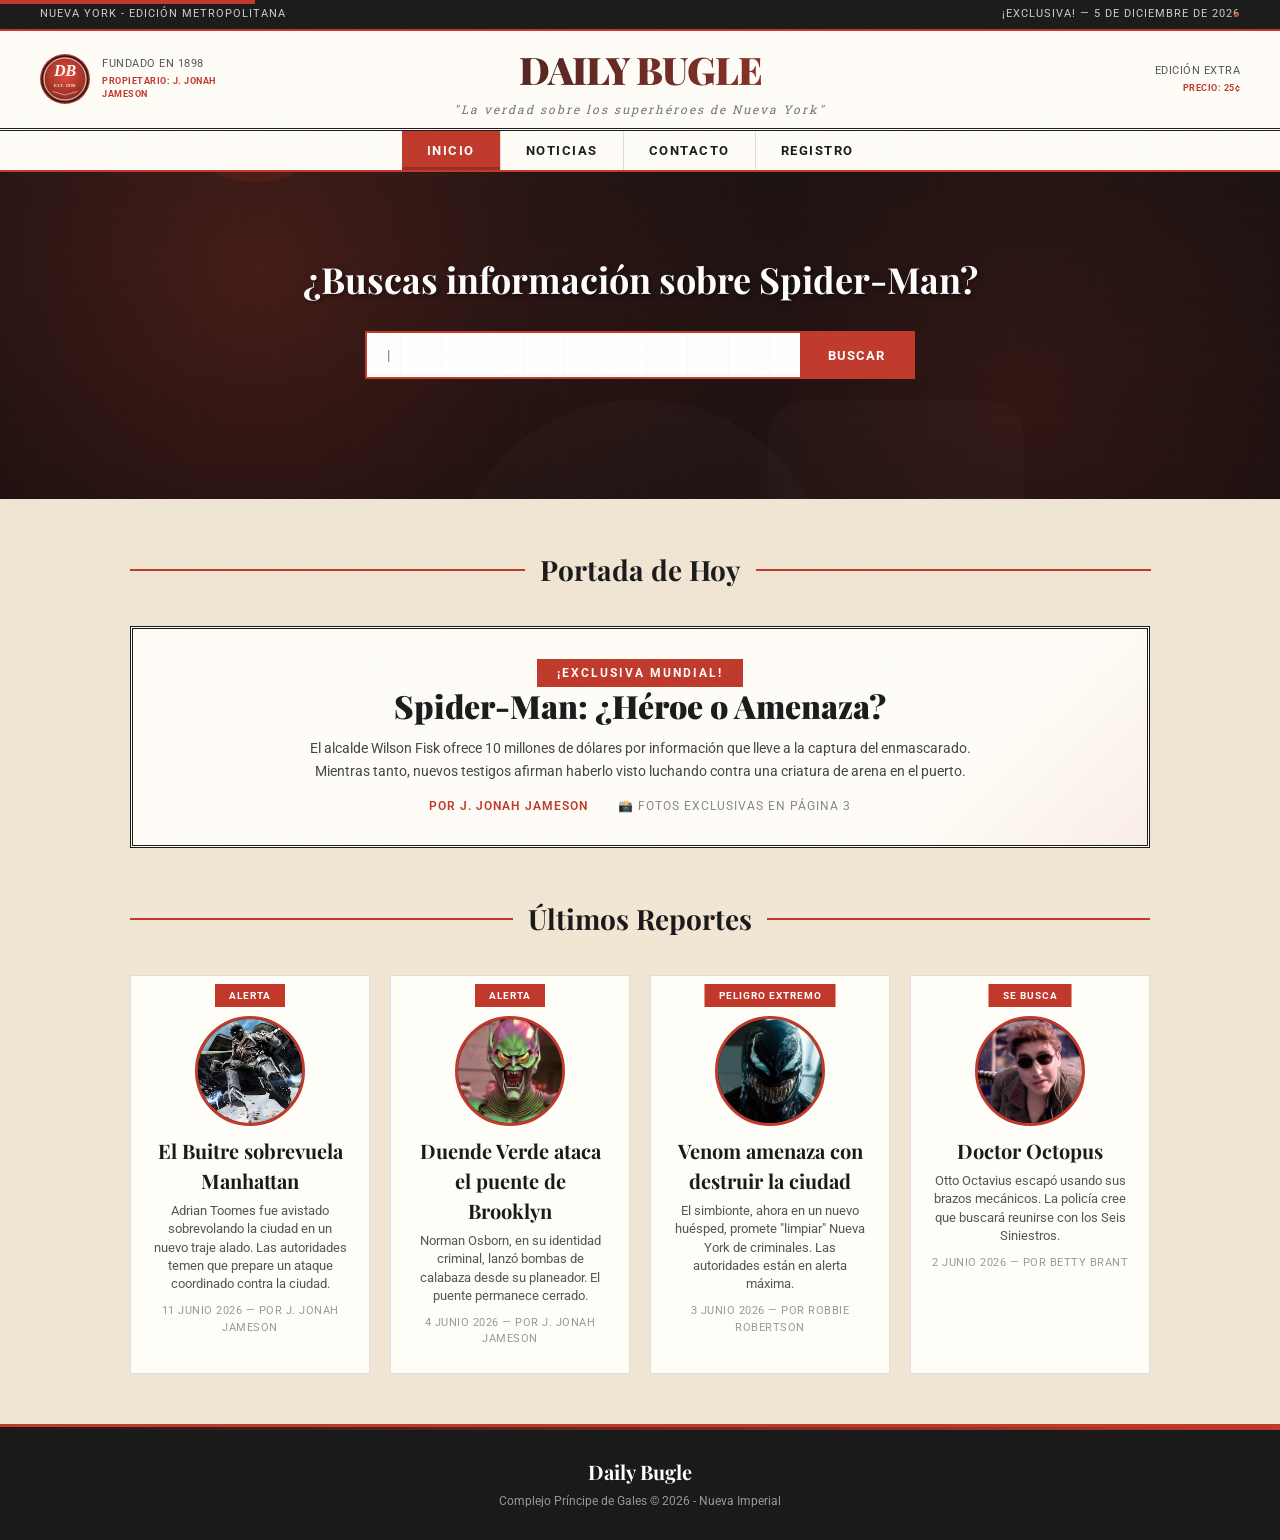
<file: index.html>
<!DOCTYPE html>
<html lang="es">
<head>
  <meta charset="UTF-8">
  <meta name="viewport" content="width=device-width, initial-scale=1.0">
  <title>Daily Bugle - El Periódico de Nueva York</title>
  <meta name="description" content="El Daily Bugle: La verdad sobre Spider-Man, sus villanos y los superhéroes de Nueva York. Noticias, reportajes e investigaciones exclusivas.">
  <meta name="keywords" content="Daily Bugle, Spider-Man, Duende Verde, Venom, Doctor Octopus, Hombre de Arena, Lagarto, Electro, Escorpión">
  <meta name="author" content="Daily Bugle">
  <meta property="og:title" content="Daily Bugle - El Periódico de Nueva York">
  <meta property="og:description" content="La verdad sobre los superhéroes de Nueva York">
  <meta property="og:type" content="website">
  <link rel="icon" type="image/svg+xml" href="img/logo.svg">
  <link rel="preconnect" href="https://fonts.googleapis.com">
  <link rel="preconnect" href="https://fonts.gstatic.com" crossorigin>
  <link href="https://fonts.googleapis.com/css2?family=Playfair+Display:wght@700;900&family=Roboto+Slab:wght@400;700&family=Roboto:wght@400;500;700&display=swap" rel="stylesheet">
  <link rel="stylesheet" href="css/style.css">
</head>
<body data-pagina="inicio">
  <a class="skip-link" href="#contenido">Saltar al contenido principal</a>
  <div id="header-slot"></div>

  <main id="contenido">
    <section class="hero scroll-animate" aria-labelledby="hero-titulo">
      <div class="hero-overlay">
        <h2 id="hero-titulo">¿Buscas información sobre Spider-Man?</h2>
        <form class="search-bar" role="search" onsubmit="event.preventDefault(); document.getElementById('btn-buscar').click();">
          <label for="buscador" class="sr-only">Buscar noticias</label>
          <input type="search" id="buscador" placeholder="Buscar: Spider-Man, Duende Verde, Venom..." autocomplete="off">
          <button type="button" id="btn-buscar" aria-label="Buscar">Buscar</button>
        </form>
        <div id="resultados-busqueda" aria-live="polite"></div>
      </div>
    </section>

    <section class="featured" aria-labelledby="portada-titulo">
      <div class="section-header scroll-animate">
        <span class="section-line" aria-hidden="true"></span>
        <h2 id="portada-titulo">Portada de Hoy</h2>
        <span class="section-line" aria-hidden="true"></span>
      </div>

      <a class="headline-card" href="noticia.html?id=spiderman-vs-buitre">
        <div class="headline-badge">¡EXCLUSIVA MUNDIAL!</div>
        <h3>Spider-Man: ¿Héroe o Amenaza?</h3>
        <p>El alcalde Wilson Fisk ofrece 10 millones de dólares por información que lleve a la captura del enmascarado. Mientras tanto, nuevos testigos afirman haberlo visto luchando contra una criatura de arena en el puerto.</p>
        <div class="headline-footer">
          <span>Por J. Jonah Jameson</span>
          <span>📸 Fotos exclusivas en página 3</span>
        </div>
      </a>

      <div class="section-header scroll-animate" style="margin-top: 50px;">
        <span class="section-line" aria-hidden="true"></span>
        <h2>Últimos Reportes</h2>
        <span class="section-line" aria-hidden="true"></span>
      </div>

      <div class="game-cards" id="reportes-container">
        <!-- Se llena con JS -->
      </div>
    </section>
  </main>

  <div id="footer-slot"></div>

  <script src="js/script.js"></script>
  <script>
    document.addEventListener('DOMContentLoaded', () => {
      const reportes = NOTICIAS.slice(1, 5);
      const cont = document.getElementById('reportes-container');
      cont.innerHTML = reportes.map(renderReportesCard).join('');
      animarCards('reportes-container');
      setupTilt('#reportes-container .card');
      setupBuscador('buscador', 'resultados-busqueda', 'index.html');
      setupTypewriter('buscador', [
        'Spider-Man...',
        'Duende Verde...',
        'Venom...',
        'Doctor Octopus...',
        'Hombre de Arena...'
      ]);
    });
  </script>
</body>
</html>
</file>
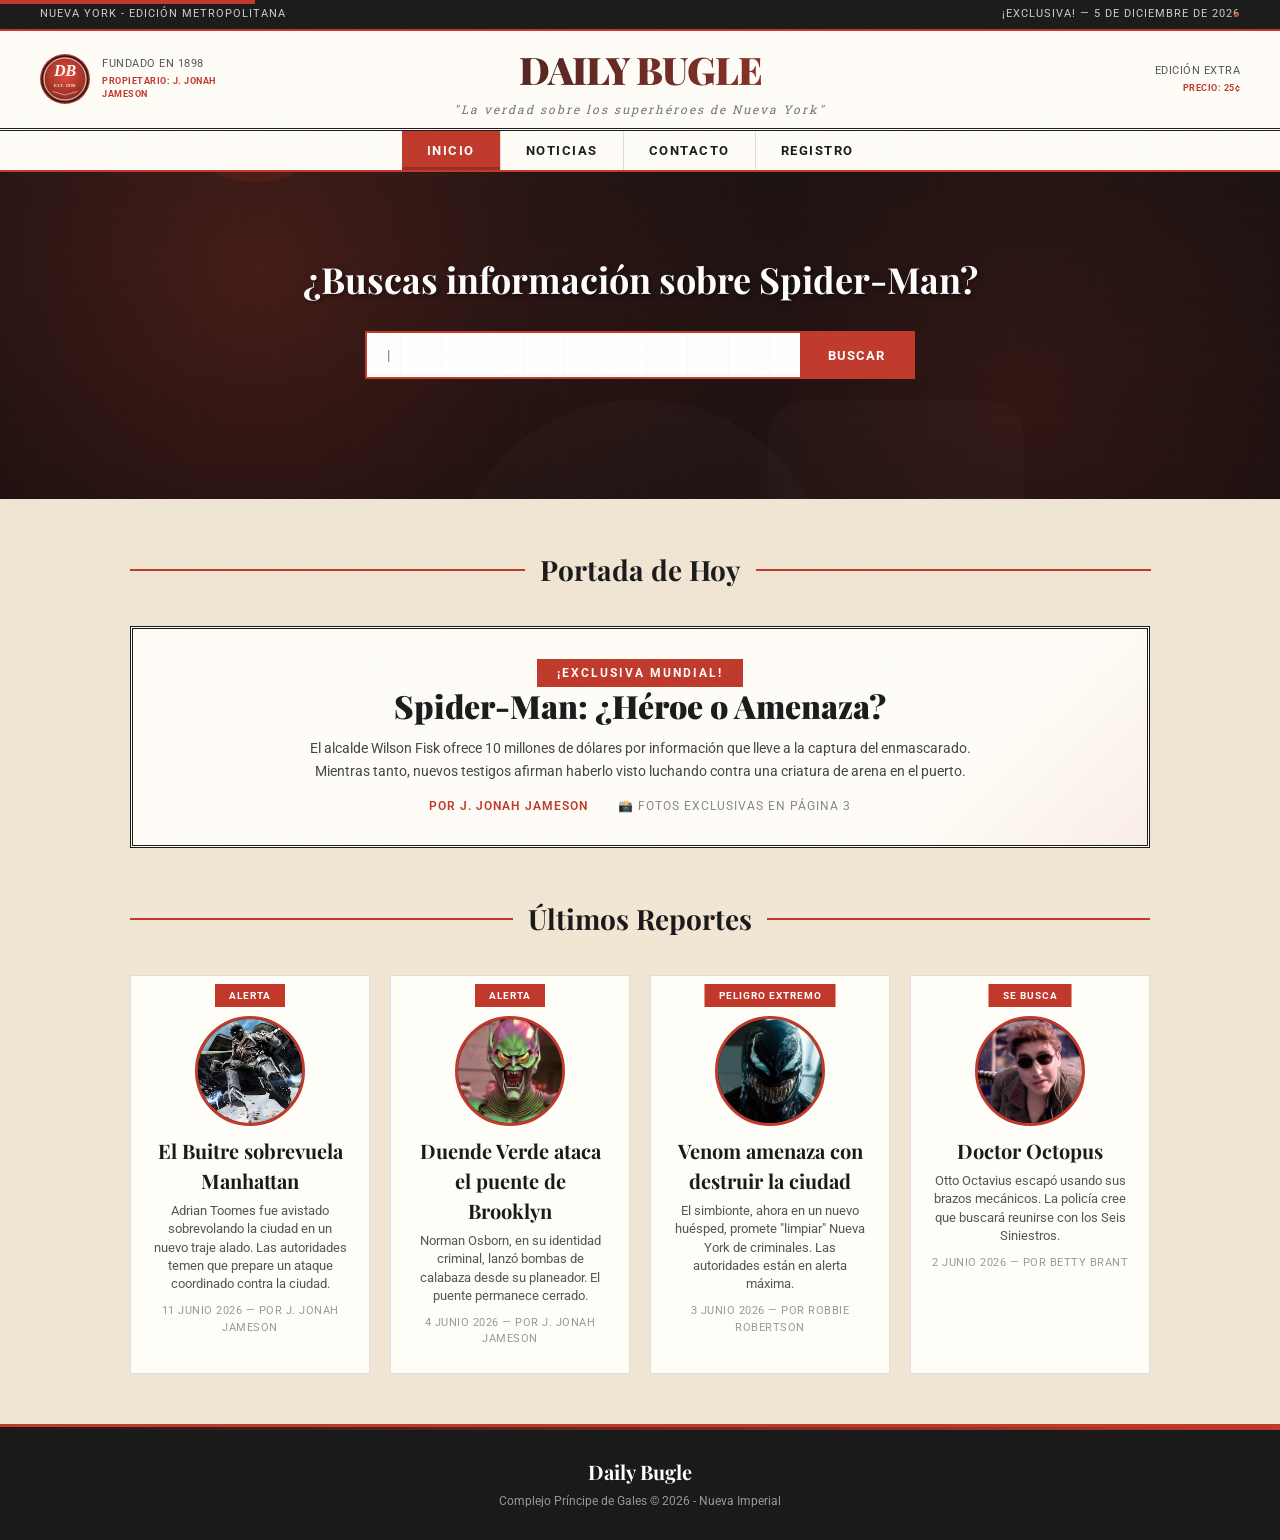
<file: html/index.html>
<!DOCTYPE html>
<html lang="es">
<head>
  <meta charset="UTF-8">
  <meta name="viewport" content="width=device-width, initial-scale=1.0">
  <title>Daily Bugle - El Periódico de Nueva York</title>
  <meta name="description" content="El Daily Bugle: La verdad sobre Spider-Man, sus villanos y los superhéroes de Nueva York. Noticias, reportajes e investigaciones exclusivas.">
  <meta name="keywords" content="Daily Bugle, Spider-Man, Duende Verde, Venom, Doctor Octopus, Hombre de Arena, Lagarto, Electro, Escorpión">
  <meta name="author" content="Daily Bugle">
  <meta property="og:title" content="Daily Bugle - El Periódico de Nueva York">
  <meta property="og:description" content="La verdad sobre los superhéroes de Nueva York">
  <meta property="og:type" content="website">
  <link rel="icon" type="image/svg+xml" href="../img/logo.svg">
  <link rel="preconnect" href="https://fonts.googleapis.com">
  <link rel="preconnect" href="https://fonts.gstatic.com" crossorigin>
  <link href="https://fonts.googleapis.com/css2?family=Playfair+Display:wght@700;900&family=Roboto+Slab:wght@400;700&family=Roboto:wght@400;500;700&display=swap" rel="stylesheet">
  <link rel="stylesheet" href="../css/style.css">
</head>
<body data-pagina="inicio">
  <a class="skip-link" href="#contenido">Saltar al contenido principal</a>
  <div id="header-slot"></div>

  <main id="contenido">
    <section class="hero scroll-animate" aria-labelledby="hero-titulo">
      <div class="hero-overlay">
        <h2 id="hero-titulo">¿Buscas información sobre Spider-Man?</h2>
        <form class="search-bar" role="search" onsubmit="event.preventDefault(); document.getElementById('btn-buscar').click();">
          <label for="buscador" class="sr-only">Buscar noticias</label>
          <input type="search" id="buscador" placeholder="Buscar: Spider-Man, Duende Verde, Venom..." autocomplete="off">
          <button type="button" id="btn-buscar" aria-label="Buscar">Buscar</button>
        </form>
        <div id="resultados-busqueda" aria-live="polite"></div>
      </div>
    </section>

    <section class="featured" aria-labelledby="portada-titulo">
      <div class="section-header scroll-animate">
        <span class="section-line" aria-hidden="true"></span>
        <h2 id="portada-titulo">Portada de Hoy</h2>
        <span class="section-line" aria-hidden="true"></span>
      </div>

      <a class="headline-card" href="noticia.html?id=spiderman-vs-buitre">
        <div class="headline-badge">¡EXCLUSIVA MUNDIAL!</div>
        <h3>Spider-Man: ¿Héroe o Amenaza?</h3>
        <p>El alcalde Wilson Fisk ofrece 10 millones de dólares por información que lleve a la captura del enmascarado. Mientras tanto, nuevos testigos afirman haberlo visto luchando contra una criatura de arena en el puerto.</p>
        <div class="headline-footer">
          <span>Por J. Jonah Jameson</span>
          <span>📸 Fotos exclusivas en página 3</span>
        </div>
      </a>

      <div class="section-header scroll-animate" style="margin-top: 50px;">
        <span class="section-line" aria-hidden="true"></span>
        <h2>Últimos Reportes</h2>
        <span class="section-line" aria-hidden="true"></span>
      </div>

      <div class="game-cards" id="reportes-container">
        <!-- Se llena con JS -->
      </div>
    </section>
  </main>

  <div id="footer-slot"></div>

  <script src="../js/script.js"></script>
  <script>
    document.addEventListener('DOMContentLoaded', () => {
      const reportes = NOTICIAS.slice(1, 5);
      const cont = document.getElementById('reportes-container');
      cont.innerHTML = reportes.map(renderReportesCard).join('');
      animarCards('reportes-container');
      setupTilt('#reportes-container .card');
      setupBuscador('buscador', 'resultados-busqueda', 'index.html');
      setupTypewriter('buscador', [
        'Spider-Man...',
        'Duende Verde...',
        'Venom...',
        'Doctor Octopus...',
        'Hombre de Arena...'
      ]);
    });
  </script>
</body>
</html>
</file>
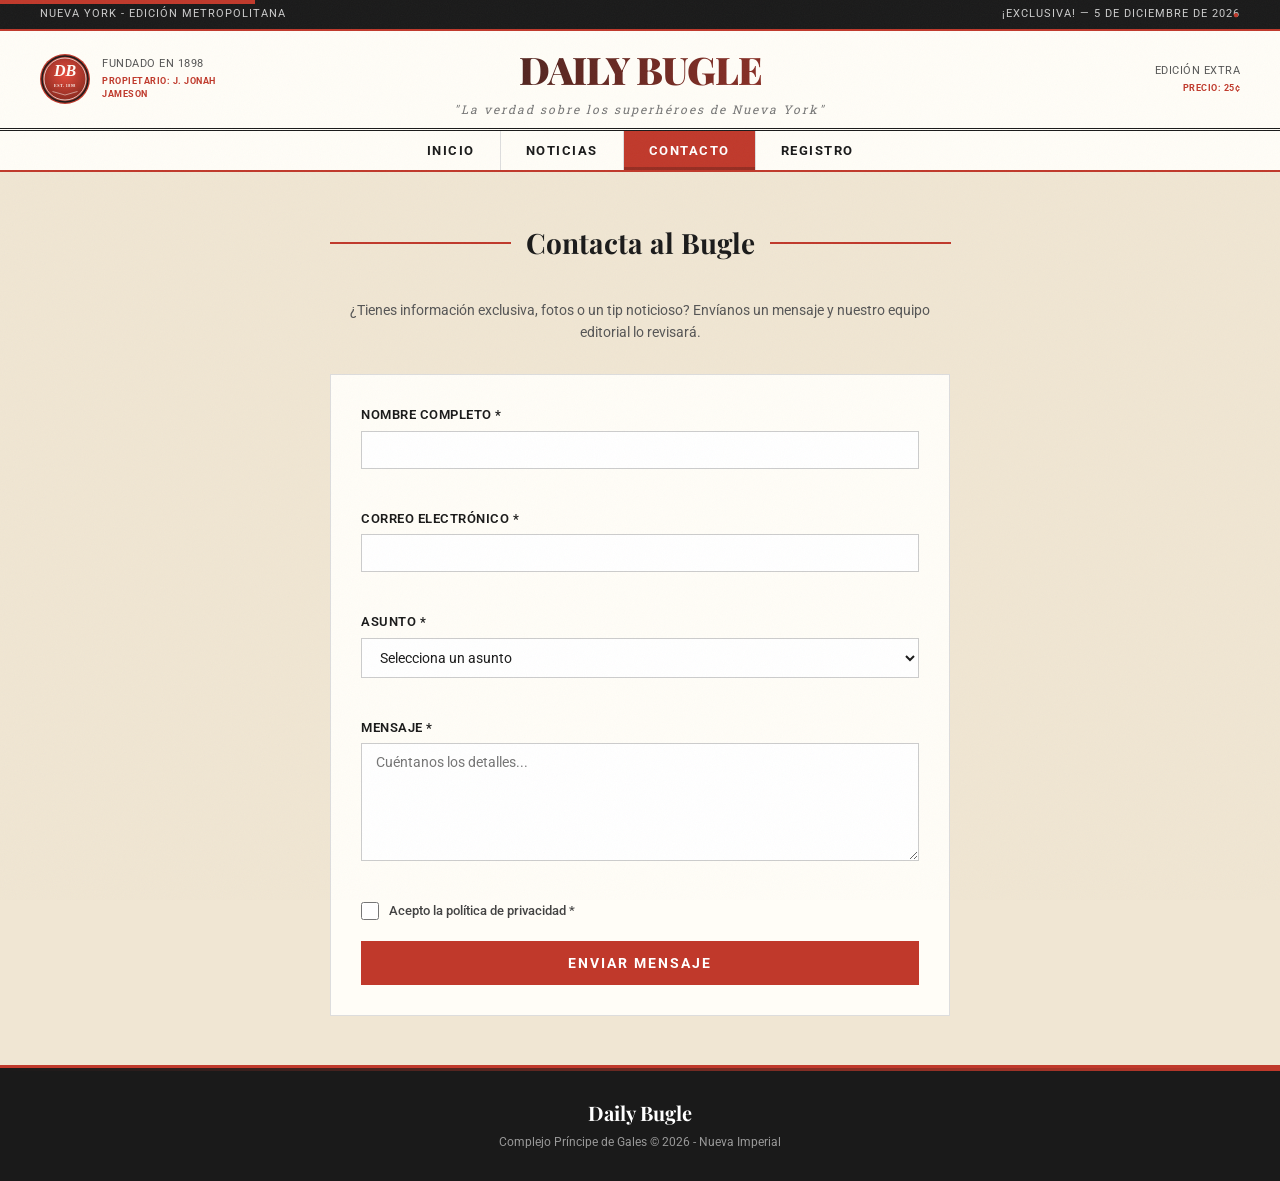
<file: html/contacto.html>
<!DOCTYPE html>
<html lang="es">
<head>
  <meta charset="UTF-8">
  <meta name="viewport" content="width=device-width, initial-scale=1.0">
  <title>Daily Bugle - Contacto</title>
  <meta name="description" content="Contacta al Daily Bugle. Envía tus reportes, fotos o tips noticiosos al periódico de Nueva York.">
  <link rel="icon" type="image/svg+xml" href="../img/logo.svg">
  <link rel="preconnect" href="https://fonts.googleapis.com">
  <link rel="preconnect" href="https://fonts.gstatic.com" crossorigin>
  <link href="https://fonts.googleapis.com/css2?family=Playfair+Display:wght@700;900&family=Roboto+Slab:wght@400;700&family=Roboto:wght@400;500;700&display=swap" rel="stylesheet">
  <link rel="stylesheet" href="../css/style.css">
</head>
<body data-pagina="contacto">
  <a class="skip-link" href="#contenido">Saltar al contenido principal</a>
  <div id="header-slot"></div>

  

    <section class="form-section">
      <div class="section-header scroll-animate">
        <span class="section-line" aria-hidden="true"></span>
        <h2>Contacta al Bugle</h2>
        <span class="section-line" aria-hidden="true"></span>
      </div>

      <p class="form-intro">¿Tienes información exclusiva, fotos o un tip noticioso? Envíanos un mensaje y nuestro equipo editorial lo revisará.</p>

      <form class="form-noticia" id="form-contacto" novalidate>
        <div class="form-grupo">
          <label for="nombre">Nombre completo *</label>
          <input type="text" id="nombre" name="nombre" required minlength="3" aria-required="true">
          <span class="form-error" id="error-nombre" aria-live="polite"></span>
        </div>

        <div class="form-grupo">
          <label for="email">Correo electrónico *</label>
          <input type="email" id="email" name="email" required aria-required="true">
          <span class="form-error" id="error-email" aria-live="polite"></span>
        </div>

        <div class="form-grupo">
          <label for="asunto">Asunto *</label>
          <select id="asunto" name="asunto" required aria-required="true">
            <option value="">Selecciona un asunto</option>
            <option value="tip">Tip noticioso</option>
            <option value="foto">Envío de fotos</option>
            <option value="entrevista">Solicitud de entrevista</option>
            <option value="publicidad">Publicidad</option>
            <option value="otro">Otro</option>
          </select>
          <span class="form-error" id="error-asunto" aria-live="polite"></span>
        </div>

        <div class="form-grupo">
          <label for="mensaje">Mensaje *</label>
          <textarea id="mensaje" name="mensaje" rows="6" required minlength="20" aria-required="true" placeholder="Cuéntanos los detalles..."></textarea>
          <span class="form-error" id="error-mensaje" aria-live="polite"></span>
        </div>

        <div class="form-grupo form-checkbox">
          <input type="checkbox" id="acepto" name="acepto" required aria-required="true">
          <label for="acepto">Acepto la política de privacidad *</label>
        </div>

        <button type="submit" class="form-boton">Enviar mensaje</button>

        <div class="form-exito" id="form-exito" role="status" aria-live="polite" hidden>
          ¡Mensaje enviado con éxito! El equipo editorial del Daily Bugle se pondrá en contacto contigo pronto.
        </div>
      </form>
    </section>
  </main>

  <div id="footer-slot"></div>

  <script src="../js/script.js"></script>
  <script>
    document.addEventListener('DOMContentLoaded', () => {
      const form = document.getElementById('form-contacto');
      const exito = document.getElementById('form-exito');

      function mostrarError(id, mensaje) {
        const el = document.getElementById(id);
        if (el) el.textContent = mensaje;
      }

      form.addEventListener('submit', (e) => {
        e.preventDefault();
        let valido = true;

        const nombre = document.getElementById('nombre');
        const email = document.getElementById('email');
        const asunto = document.getElementById('asunto');
        const mensaje = document.getElementById('mensaje');
        const acepto = document.getElementById('acepto');

        mostrarError('error-nombre', '');
        mostrarError('error-email', '');
        mostrarError('error-asunto', '');
        mostrarError('error-mensaje', '');

        if (nombre.value.trim().length < 3) {
          mostrarError('error-nombre', 'El nombre debe tener al menos 3 caracteres.');
          valido = false;
        }

        const emailRegex = /^[^\s@]+@[^\s@]+\.[^\s@]+$/;
        if (!emailRegex.test(email.value)) {
          mostrarError('error-email', 'Ingresa un correo electrónico válido.');
          valido = false;
        }

        if (!asunto.value) {
          mostrarError('error-asunto', 'Selecciona un asunto.');
          valido = false;
        }

        if (mensaje.value.trim().length < 20) {
          mostrarError('error-mensaje', 'El mensaje debe tener al menos 20 caracteres.');
          valido = false;
        }

        if (!acepto.checked) {
          alert('Debes aceptar la política de privacidad.');
          valido = false;
        }

        if (valido) {
          exito.hidden = false;
          form.reset();
          exito.scrollIntoView({ behavior: 'smooth', block: 'center' });
        }
      });
    });
  </script>
</body>
</html>
</file>
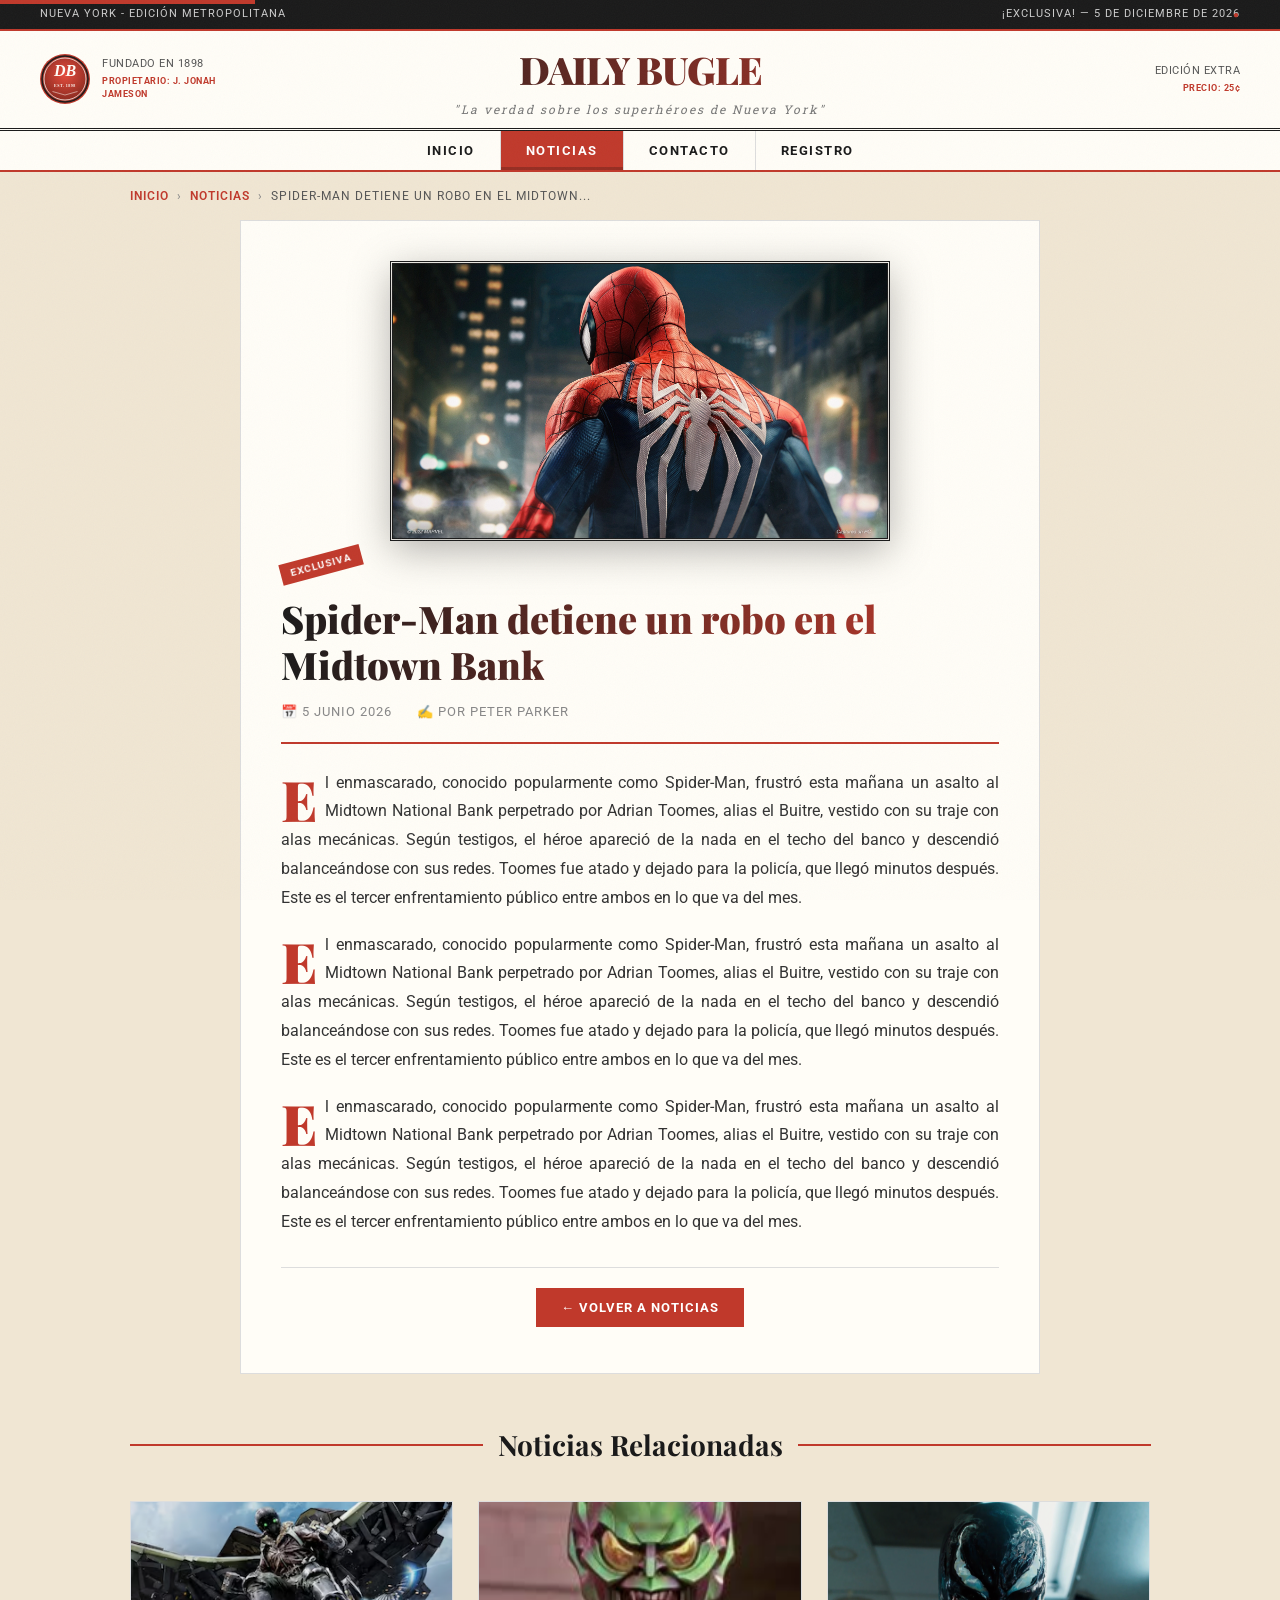
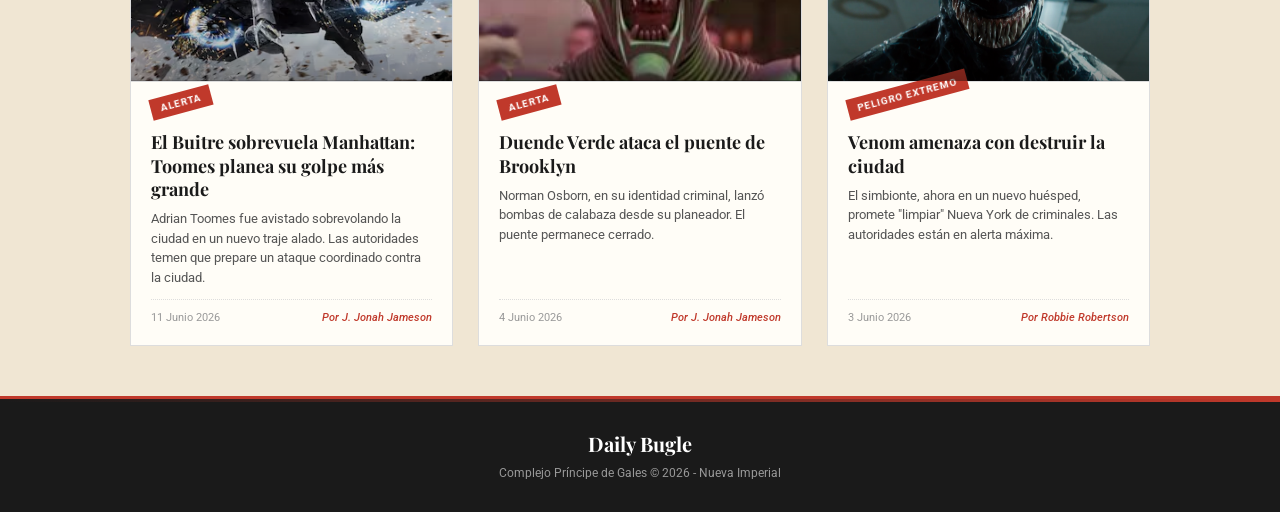
<file: html/noticia.html>
<!DOCTYPE html>
<html lang="es">
<head>
  <meta charset="UTF-8">
  <meta name="viewport" content="width=device-width, initial-scale=1.0">
  <title>Daily Bugle - Noticia</title>
  <link rel="icon" type="image/svg+xml" href="../img/logo.svg">
  <link rel="preconnect" href="https://fonts.googleapis.com">
  <link rel="preconnect" href="https://fonts.gstatic.com" crossorigin>
  <link href="https://fonts.googleapis.com/css2?family=Playfair+Display:wght@700;900&family=Roboto+Slab:wght@400;700&family=Roboto:wght@400;500;700&display=swap" rel="stylesheet">
  <link rel="stylesheet" href="../css/style.css">
</head>
<body data-pagina="noticias">
  <a class="skip-link" href="#contenido">Saltar al contenido principal</a>
  <div id="header-slot"></div>

  <main id="contenido">
    <nav aria-label="Ruta de navegación" class="breadcrumbs" id="breadcrumbs">
      <!-- Se llena con JS -->
    </nav>

    <article class="noticia-detalle" id="noticia-detalle">
      <!-- Se llena con JS -->
    </article>

    <section class="news-section">
      <div class="section-header scroll-animate">
        <span class="section-line" aria-hidden="true"></span>
        <h2>Noticias Relacionadas</h2>
        <span class="section-line" aria-hidden="true"></span>
      </div>
      <div class="news-grid" id="relacionadas"></div>
    </section>
  </main>

  <div id="footer-slot"></div>

  <script src="../js/script.js"></script>
  <script>
    document.addEventListener('DOMContentLoaded', () => {
      const id = getQueryParam('id');
      const noticia = NOTICIAS.find(n => n.id === id) || NOTICIAS[0];

      document.getElementById('breadcrumbs').innerHTML = `
        <a href="../index.html">Inicio</a>
        <span aria-hidden="true">›</span>
        <a href="noticias.html">Noticias</a>
        <span aria-hidden="true">›</span>
        <span aria-current="page">${noticia.titulo.substring(0, 40)}...</span>
      `;

      document.title = `Daily Bugle - ${noticia.titulo}`;

      document.getElementById('noticia-detalle').innerHTML = `
        <div class="noticia-villano"><img src="${noticia.img}" alt="${noticia.titulo}" onerror="this.outerHTML='<div class=\\'img-fallback\\'>📰</div>'"></div>
        <span class="news-tag">${noticia.tag}</span>
        <h1>${noticia.titulo}</h1>
        <div class="noticia-meta">
          <span>📅 ${noticia.fecha}</span>
          <span>✍️ Por ${noticia.autor}</span>
        </div>
        <p class="noticia-contenido">${noticia.contenido}</p>
        <p class="noticia-contenido">${noticia.contenido}</p>
        <p class="noticia-contenido">${noticia.contenido}</p>
        <div class="noticia-acciones">
          <a href="noticias.html" class="btn-volver">← Volver a noticias</a>
        </div>
      `;

      const relacionadas = NOTICIAS.filter(n => n.id !== noticia.id).slice(0, 3);
      document.getElementById('relacionadas').innerHTML =
        relacionadas.map(renderNoticiaCard).join('');
      animarCards('relacionadas');
      setupTilt('#relacionadas .news-card');
    });
  </script>
</body>
</html>
</file>
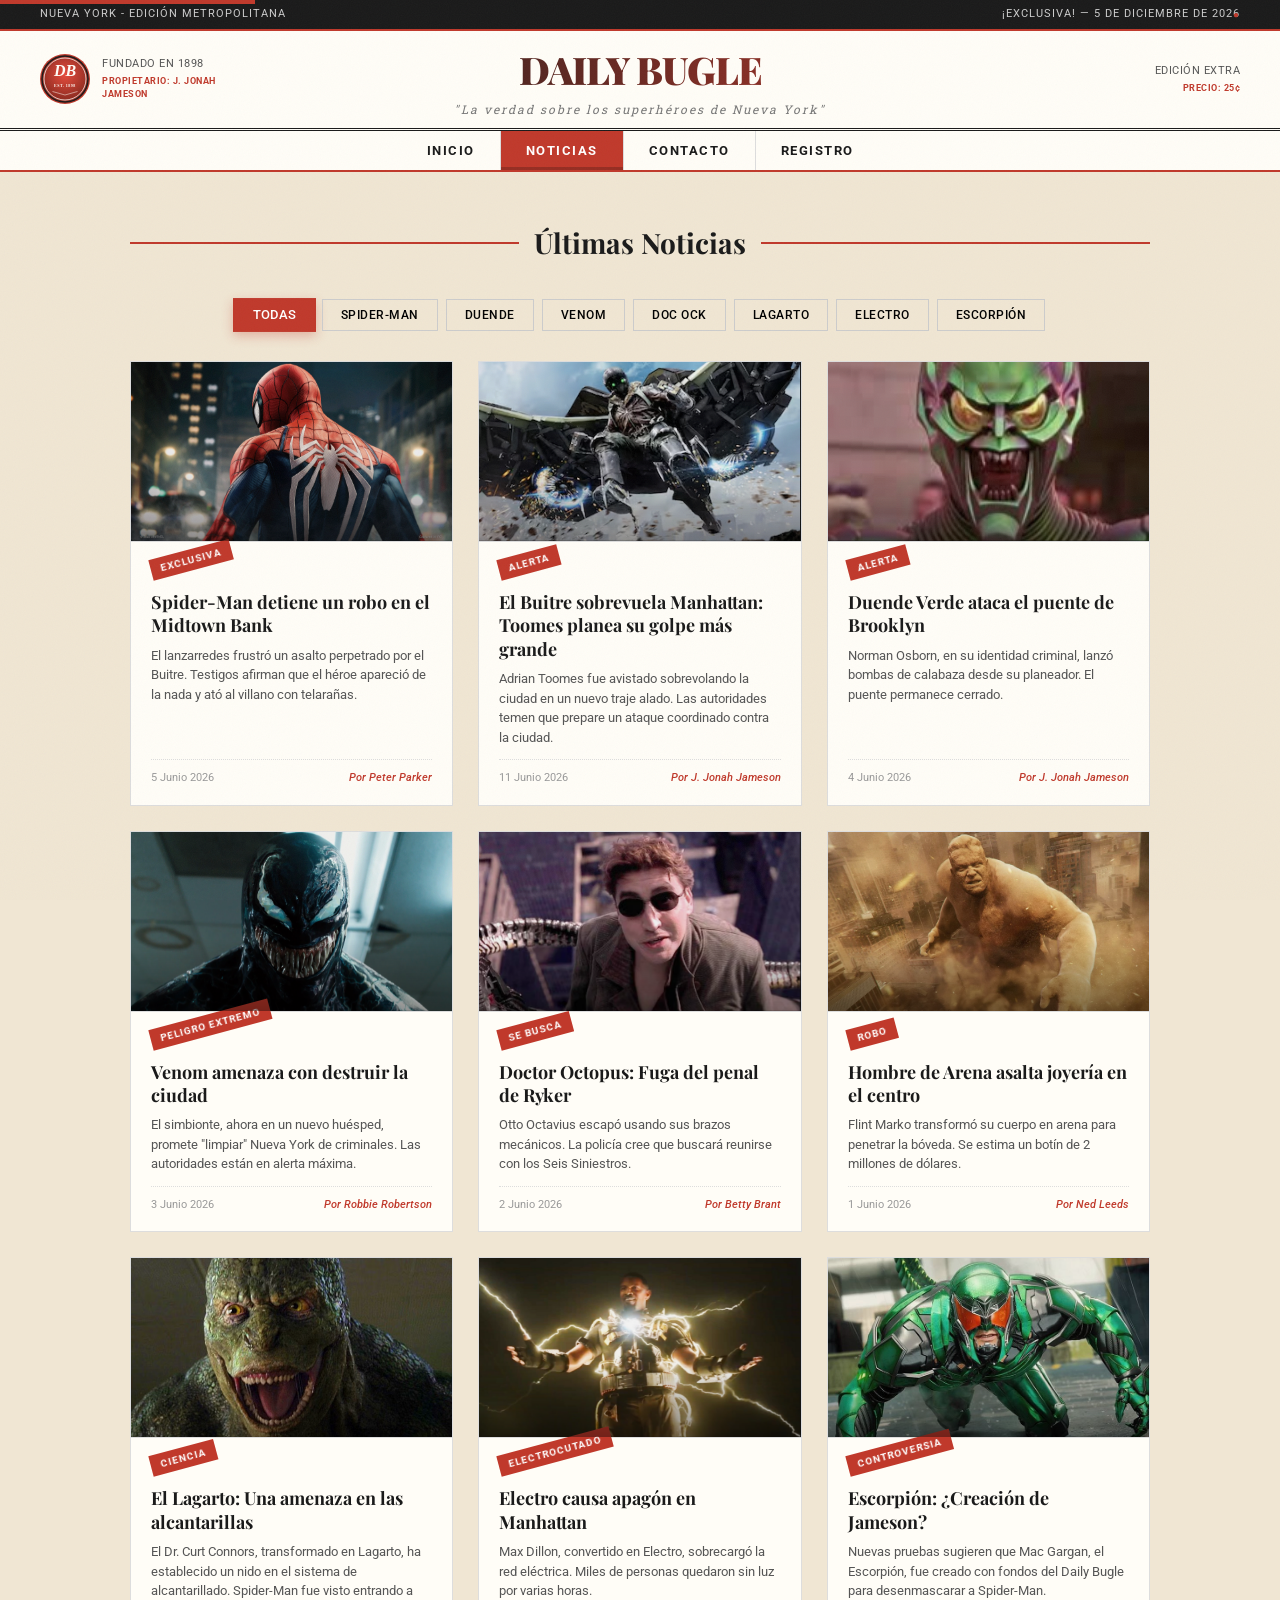
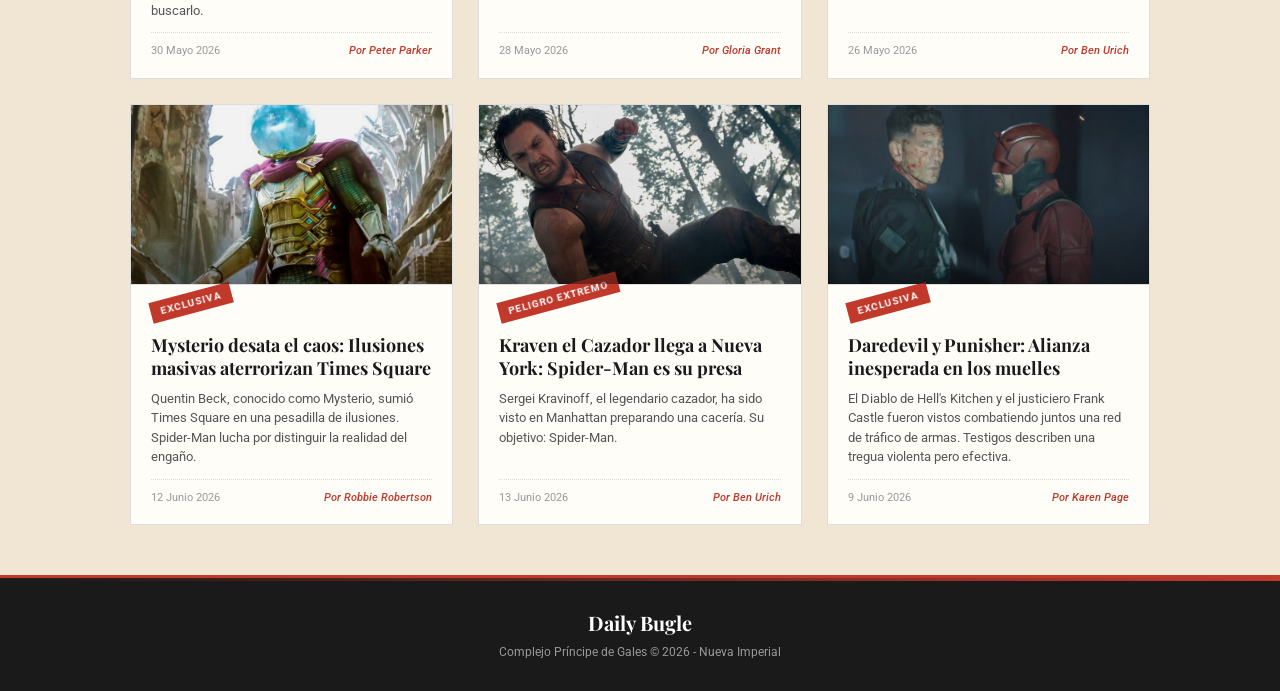
<file: html/noticias.html>
<!DOCTYPE html>
<html lang="es">
<head>
  <meta charset="UTF-8">
  <meta name="viewport" content="width=device-width, initial-scale=1.0">
  <title>Daily Bugle - Noticias</title>
  <meta name="description" content="Todas las últimas noticias del Daily Bugle: Spider-Man, villanos, hechos y reportajes de Nueva York.">
  <meta name="keywords" content="Daily Bugle, noticias, Spider-Man, villanos">
  <link rel="icon" type="image/svg+xml" href="../img/logo.svg">
  <link rel="preconnect" href="https://fonts.googleapis.com">
  <link rel="preconnect" href="https://fonts.gstatic.com" crossorigin>
  <link href="https://fonts.googleapis.com/css2?family=Playfair+Display:wght@700;900&family=Roboto+Slab:wght@400;700&family=Roboto:wght@400;500;700&display=swap" rel="stylesheet">
  <link rel="stylesheet" href="../css/style.css">
</head>
<body data-pagina="noticias">
  <a class="skip-link" href="#contenido">Saltar al contenido principal</a>
  <div id="header-slot"></div>

 

    <section class="news-section" aria-labelledby="news-titulo">
      <div class="section-header scroll-animate">
        <span class="section-line" aria-hidden="true"></span>
        <h2 id="news-titulo">Últimas Noticias</h2>
        <span class="section-line" aria-hidden="true"></span>
      </div>

      <div class="news-filters" role="group" aria-label="Filtrar por categoría">
        <button type="button" class="filter-btn active" data-filter="todas" aria-pressed="true">Todas</button>
        <button type="button" class="filter-btn" data-filter="Spider-Man" aria-pressed="false">Spider-Man</button>
        <button type="button" class="filter-btn" data-filter="Duende" aria-pressed="false">Duende</button>
        <button type="button" class="filter-btn" data-filter="Venom" aria-pressed="false">Venom</button>
        <button type="button" class="filter-btn" data-filter="Octopus" aria-pressed="false">Doc Ock</button>
        <button type="button" class="filter-btn" data-filter="Lagarto" aria-pressed="false">Lagarto</button>
        <button type="button" class="filter-btn" data-filter="Electro" aria-pressed="false">Electro</button>
        <button type="button" class="filter-btn" data-filter="Escorpión" aria-pressed="false">Escorpión</button>
      </div>

      <div class="news-grid" id="news-grid">
        <!-- Se llena con JS -->
      </div>
    </section>
  </main>

  <div id="footer-slot"></div>

  <script src="../js/script.js"></script>
  <script>
    document.addEventListener('DOMContentLoaded', () => {
      const grid = document.getElementById('news-grid');
      const filtroInicial = getQueryParam('q') || 'todas';

      function pintar(filtro, animar = true) {
        let lista;
        if (filtro === 'todas') {
          lista = NOTICIAS;
        } else {
          const t = filtro.toLowerCase();
          lista = NOTICIAS.filter(n =>
            n.titulo.toLowerCase().includes(t) ||
            n.resumen.toLowerCase().includes(t) ||
            (n.keywords || []).some(k => k.includes(t))
          );
        }
        if (lista.length === 0) {
          grid.innerHTML = `<p class="no-resultados">No hay noticias en esta categoría.</p>`;
        } else {
          grid.innerHTML = lista.map(renderNoticiaCard).join('');
          if (animar) {
            animarCards('news-grid');
            setupTilt('#news-grid .news-card');
          }
        }
      }

      pintar(filtroInicial);

      document.querySelectorAll('.filter-btn').forEach(btn => {
        if (btn.dataset.filter === filtroInicial) {
          document.querySelectorAll('.filter-btn').forEach(b => {
            b.classList.remove('active');
            b.setAttribute('aria-pressed', 'false');
          });
          btn.classList.add('active');
          btn.setAttribute('aria-pressed', 'true');
        }
        btn.addEventListener('click', () => {
          document.querySelectorAll('.filter-btn').forEach(b => {
            b.classList.remove('active');
            b.setAttribute('aria-pressed', 'false');
          });
          btn.classList.add('active');
          btn.setAttribute('aria-pressed', 'true');
          // Mostrar skeleton mientras "carga"
          mostrarSkeleton('news-grid', 6);
          setTimeout(() => {
            try {
              pintar(btn.dataset.filter);
              grid.scrollIntoView({ behavior: 'smooth', block: 'start' });
            } catch (e) {
              grid.innerHTML = `<p class="no-resultados">Error al cargar noticias.</p>`;
            }
          }, 400);
        });
      });
    });
  </script>
</body>
</html>
</file>
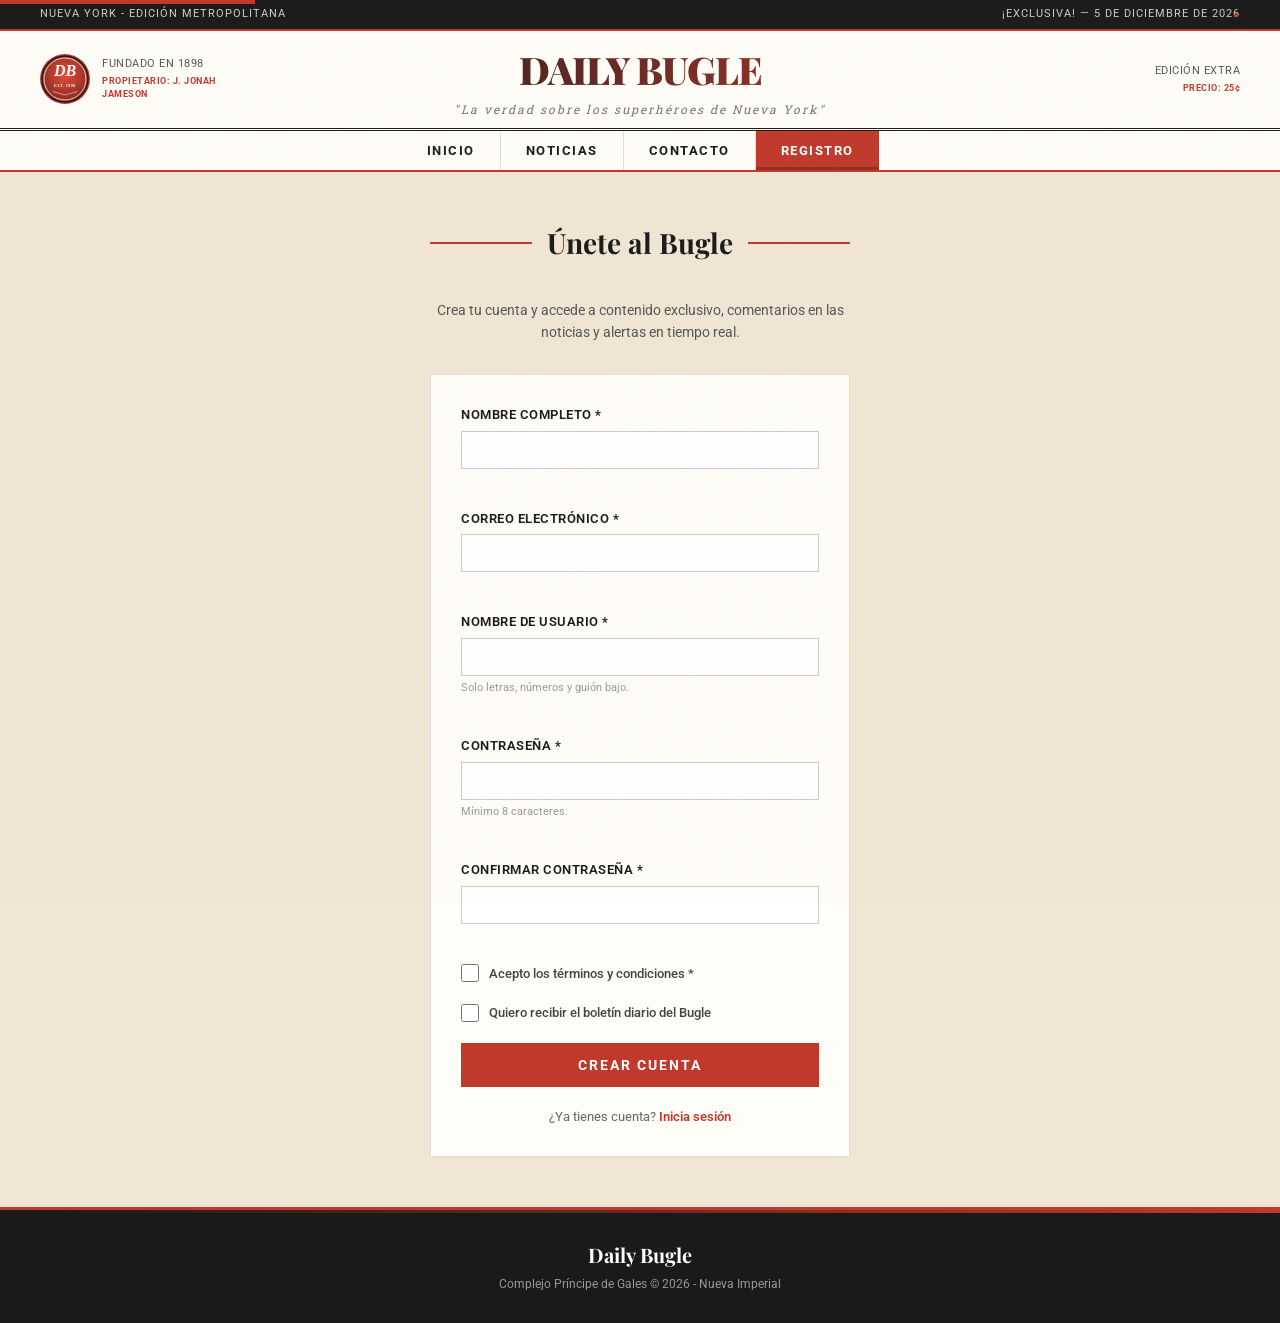
<file: html/registro.html>
<!DOCTYPE html>
<html lang="es">
<head>
  <meta charset="UTF-8">
  <meta name="viewport" content="width=device-width, initial-scale=1.0">
  <title>Daily Bugle - Registro</title>
  <meta name="description" content="Regístrate en el Daily Bugle y recibe las últimas noticias de Nueva York en tu correo.">
  <link rel="icon" type="image/svg+xml" href="../img/logo.svg">
  <link rel="preconnect" href="https://fonts.googleapis.com">
  <link rel="preconnect" href="https://fonts.gstatic.com" crossorigin>
  <link href="https://fonts.googleapis.com/css2?family=Playfair+Display:wght@700;900&family=Roboto+Slab:wght@400;700&family=Roboto:wght@400;500;700&display=swap" rel="stylesheet">
  <link rel="stylesheet" href="../css/style.css">
</head>
<body data-pagina="registro">
  <a class="skip-link" href="#contenido">Saltar al contenido principal</a>
  <div id="header-slot"></div>

  

    <section class="form-section form-section-small">
      <div class="section-header scroll-animate">
        <span class="section-line" aria-hidden="true"></span>
        <h2>Únete al Bugle</h2>
        <span class="section-line" aria-hidden="true"></span>
      </div>

      <p class="form-intro">Crea tu cuenta y accede a contenido exclusivo, comentarios en las noticias y alertas en tiempo real.</p>

      <form class="form-noticia" id="form-registro" novalidate>
        <div class="form-grupo">
          <label for="reg-nombre">Nombre completo *</label>
          <input type="text" id="reg-nombre" name="nombre" required minlength="3" aria-required="true">
          <span class="form-error" id="error-reg-nombre" aria-live="polite"></span>
        </div>

        <div class="form-grupo">
          <label for="reg-email">Correo electrónico *</label>
          <input type="email" id="reg-email" name="email" required aria-required="true">
          <span class="form-error" id="error-reg-email" aria-live="polite"></span>
        </div>

        <div class="form-grupo">
          <label for="reg-usuario">Nombre de usuario *</label>
          <input type="text" id="reg-usuario" name="usuario" required minlength="4" pattern="[a-zA-Z0-9_]+" aria-required="true">
          <span class="form-hint">Solo letras, números y guión bajo.</span>
          <span class="form-error" id="error-reg-usuario" aria-live="polite"></span>
        </div>

        <div class="form-grupo">
          <label for="reg-password">Contraseña *</label>
          <input type="password" id="reg-password" name="password" required minlength="8" aria-required="true">
          <span class="form-hint">Mínimo 8 caracteres.</span>
          <span class="form-error" id="error-reg-password" aria-live="polite"></span>
        </div>

        <div class="form-grupo">
          <label for="reg-password2">Confirmar contraseña *</label>
          <input type="password" id="reg-password2" name="password2" required aria-required="true">
          <span class="form-error" id="error-reg-password2" aria-live="polite"></span>
        </div>

        <div class="form-grupo form-checkbox">
          <input type="checkbox" id="reg-terminos" name="terminos" required aria-required="true">
          <label for="reg-terminos">Acepto los términos y condiciones *</label>
        </div>

        <div class="form-grupo form-checkbox">
          <input type="checkbox" id="reg-newsletter" name="newsletter">
          <label for="reg-newsletter">Quiero recibir el boletín diario del Bugle</label>
        </div>

        <button type="submit" class="form-boton">Crear cuenta</button>

        <p class="form-login">¿Ya tienes cuenta? <a href="#">Inicia sesión</a></p>

        <div class="form-exito" id="form-exito-reg" role="status" aria-live="polite" hidden>
          ¡Cuenta creada con éxito! Bienvenido al Daily Bugle.
        </div>
      </form>
    </section>
  </main>

  <div id="footer-slot"></div>

  <script src="../js/script.js"></script>
  <script>
    document.addEventListener('DOMContentLoaded', () => {
      const form = document.getElementById('form-registro');
      const exito = document.getElementById('form-exito-reg');

      function mostrarError(id, mensaje) {
        const el = document.getElementById(id);
        if (el) el.textContent = mensaje;
      }

      form.addEventListener('submit', (e) => {
        e.preventDefault();
        let valido = true;

        const nombre = document.getElementById('reg-nombre');
        const email = document.getElementById('reg-email');
        const usuario = document.getElementById('reg-usuario');
        const pass = document.getElementById('reg-password');
        const pass2 = document.getElementById('reg-password2');
        const terminos = document.getElementById('reg-terminos');

        ['error-reg-nombre', 'error-reg-email', 'error-reg-usuario',
         'error-reg-password', 'error-reg-password2'].forEach(id => mostrarError(id, ''));

        if (nombre.value.trim().length < 3) {
          mostrarError('error-reg-nombre', 'El nombre debe tener al menos 3 caracteres.');
          valido = false;
        }

        const emailRegex = /^[^\s@]+@[^\s@]+\.[^\s@]+$/;
        if (!emailRegex.test(email.value)) {
          mostrarError('error-reg-email', 'Ingresa un correo válido.');
          valido = false;
        }

        if (!/^[a-zA-Z0-9_]+$/.test(usuario.value) || usuario.value.length < 4) {
          mostrarError('error-reg-usuario', 'Mínimo 4 caracteres, solo letras, números y _');
          valido = false;
        }

        if (pass.value.length < 8) {
          mostrarError('error-reg-password', 'La contraseña debe tener mínimo 8 caracteres.');
          valido = false;
        }

        if (pass.value !== pass2.value) {
          mostrarError('error-reg-password2', 'Las contraseñas no coinciden.');
          valido = false;
        }

        if (!terminos.checked) {
          alert('Debes aceptar los términos y condiciones.');
          valido = false;
        }

        if (valido) {
          exito.hidden = false;
          form.reset();
          exito.scrollIntoView({ behavior: 'smooth', block: 'center' });
        }
      });
    });
  </script>
</body>
</html>
</file>
<file: css/style.css>
* {
  margin: 0;
  padding: 0;
  box-sizing: border-box;
}

body {
  font-family: 'Roboto Slab', Georgia, 'Times New Roman', serif;
  background: #f0e6d3;
  color: #1a1a1a;
  min-height: 100vh;
  display: flex;
  flex-direction: column;
  line-height: 1.5;
  position: relative;
}

body::before {
  content: '';
  position: fixed;
  inset: 0;
  z-index: 9999;
  pointer-events: none;
  opacity: 0.035;
  background-image: url("data:image/svg+xml,%3Csvg viewBox='0 0 256 256' xmlns='http://www.w3.org/2000/svg'%3E%3Cfilter id='n'%3E%3CfeTurbulence type='fractalNoise' baseFrequency='0.9' numOctaves='4' stitchTiles='stitch'/%3E%3C/filter%3E%3Crect width='100%25' height='100%25' filter='url(%23n)'/%3E%3C/svg%3E");
  background-repeat: repeat;
  background-size: 256px 256px;
}

/* ========== ANIMACIONES GLOBALES ========== */

/* Keyframes */
@keyframes fadeIn {
  from { opacity: 0; }
  to { opacity: 1; }
}

@keyframes fadeInUp {
  from { opacity: 0; transform: translateY(30px); }
  to { opacity: 1; transform: translateY(0); }
}

@keyframes fadeInDown {
  from { opacity: 0; transform: translateY(-20px); }
  to { opacity: 1; transform: translateY(0); }
}

@keyframes fadeInLeft {
  from { opacity: 0; transform: translateX(-30px); }
  to { opacity: 1; transform: translateX(0); }
}

@keyframes fadeInRight {
  from { opacity: 0; transform: translateX(30px); }
  to { opacity: 1; transform: translateX(0); }
}

@keyframes scaleIn {
  from { opacity: 0; transform: scale(0.8); }
  to { opacity: 1; transform: scale(1); }
}

@keyframes pulse {
  0%, 100% { transform: scale(1); box-shadow: 0 0 0 0 rgba(192, 57, 43, 0.7); }
  50% { transform: scale(1.05); box-shadow: 0 0 0 10px rgba(192, 57, 43, 0); }
}

@keyframes pulseGlow {
  0%, 100% { box-shadow: 0 0 5px rgba(192, 57, 43, 0.5); }
  50% { box-shadow: 0 0 20px rgba(192, 57, 43, 1), 0 0 30px rgba(192, 57, 43, 0.5); }
}

@keyframes shake {
  0%, 100% { transform: translateX(0) rotate(0); }
  10%, 30%, 50%, 70%, 90% { transform: translateX(-3px) rotate(-2deg); }
  20%, 40%, 60%, 80% { transform: translateX(3px) rotate(2deg); }
}

@keyframes wiggle {
  0%, 100% { transform: rotate(0); }
  25% { transform: rotate(-5deg); }
  75% { transform: rotate(5deg); }
}

@keyframes spin {
  from { transform: rotate(0deg); }
  to { transform: rotate(360deg); }
}

@keyframes swing {
  0%, 100% { transform: rotate(-3deg); }
  50% { transform: rotate(3deg); }
}

@keyframes wave {
  0%, 100% { transform: translateY(0); }
  25% { transform: translateY(-5px) rotate(-2deg); }
  75% { transform: translateY(-5px) rotate(2deg); }
}

@keyframes float {
  0%, 100% { transform: translateY(0); }
  50% { transform: translateY(-10px); }
}

@keyframes flicker {
  0%, 100% { opacity: 1; }
  41.99% { opacity: 1; }
  42% { opacity: 0.8; }
  43% { opacity: 1; }
  47.99% { opacity: 1; }
  48% { opacity: 0.6; }
  49% { opacity: 1; }
}

@keyframes slideInLeft {
  from { transform: translateX(-100%); }
  to { transform: translateX(0); }
}

@keyframes slideInRight {
  from { transform: translateX(100%); }
  to { transform: translateX(0); }
}

@keyframes expandLine {
  from { transform: scaleX(0); }
  to { transform: scaleX(1); }
}

@keyframes stamp {
  0% { transform: scale(2) rotate(-15deg); opacity: 0; }
  60% { transform: scale(0.9) rotate(-15deg); opacity: 1; }
  100% { transform: scale(1) rotate(-15deg); opacity: 1; }
}

@keyframes shine {
  0% { background-position: -200% center; }
  100% { background-position: 200% center; }
}

@keyframes typewriter {
  from { width: 0; }
  to { width: 100%; }
}

@keyframes blink {
  50% { border-color: transparent; }
}

@keyframes ripple {
  to { transform: scale(4); opacity: 0; }
}

@keyframes bounceIn {
  0% { opacity: 0; transform: scale(0.3); }
  50% { opacity: 1; transform: scale(1.05); }
  70% { transform: scale(0.9); }
  100% { transform: scale(1); }
}

@keyframes newsprint {
  0% { opacity: 0; transform: scale(0.5) rotate(-180deg); }
  100% { opacity: 1; transform: scale(1) rotate(0); }
}

@keyframes glow {
  0%, 100% { text-shadow: 0 0 5px #c0392b, 0 0 10px #c0392b; }
  50% { text-shadow: 0 0 20px #c0392b, 0 0 30px #c0392b, 0 0 40px #c0392b; }
}

@keyframes scrollMarquee {
  0% { transform: translateX(100%); }
  100% { transform: translateX(-100%); }
}

@keyframes flipIn {
  from { transform: perspective(400px) rotateY(90deg); opacity: 0; }
  to { transform: perspective(400px) rotateY(0); opacity: 1; }
}

@keyframes zoomBounce {
  0% { transform: scale(0); }
  50% { transform: scale(1.2); }
  100% { transform: scale(1); }
}

/* Clases de utilidad para animaciones */
.anim-fade-in { animation: fadeIn 0.8s ease-out both; }
.anim-fade-in-up { animation: fadeInUp 0.8s ease-out both; }
.anim-fade-in-down { animation: fadeInDown 0.6s ease-out both; }
.anim-fade-in-left { animation: fadeInLeft 0.7s ease-out both; }
.anim-fade-in-right { animation: fadeInRight 0.7s ease-out both; }
.anim-scale-in { animation: scaleIn 0.6s ease-out both; }
.anim-bounce-in { animation: bounceIn 0.8s ease-out both; }
.anim-flip-in { animation: flipIn 0.7s ease-out both; }
.anim-zoom-bounce { animation: zoomBounce 0.5s ease-out both; }

/* Delays escalonados */
.delay-1 { animation-delay: 0.1s; }
.delay-2 { animation-delay: 0.2s; }
.delay-3 { animation-delay: 0.3s; }
.delay-4 { animation-delay: 0.4s; }
.delay-5 { animation-delay: 0.5s; }
.delay-6 { animation-delay: 0.6s; }
.delay-7 { animation-delay: 0.7s; }
.delay-8 { animation-delay: 0.8s; }

/* Estado base antes de animar (cuando se usa con scroll) */
.scroll-animate {
  opacity: 0;
  transform: translateY(30px);
  transition: opacity 0.7s ease-out, transform 0.7s ease-out;
}

.scroll-animate.visible {
  opacity: 1;
  transform: translateY(0);
}

.scroll-animate:not(.visible) * {
  animation-play-state: paused !important;
}

/* Accesibilidad */
.sr-only {
  position: absolute;
  width: 1px;
  height: 1px;
  padding: 0;
  margin: -1px;
  overflow: hidden;
  clip: rect(0,0,0,0);
  white-space: nowrap;
  border: 0;
}

.skip-link {
  position: absolute;
  top: -40px;
  left: 0;
  background: #c0392b;
  color: #fff;
  padding: 10px 20px;
  z-index: 1000;
  text-decoration: none;
  font-weight: 700;
}
.skip-link:focus {
  top: 0;
}

*:focus-visible {
  outline: 3px solid #c0392b;
  outline-offset: 2px;
}

a:focus-visible, button:focus-visible, input:focus-visible,
select:focus-visible, textarea:focus-visible {
  outline: 3px solid #c0392b;
  outline-offset: 2px;
}

/* TOP BAR */
.top-bar {
  background: #1a1a1a;
  color: #ccc;
  font-family: 'Roboto', sans-serif;
  font-size: 11px;
  text-transform: uppercase;
  letter-spacing: 1px;
  display: flex;
  justify-content: space-between;
  padding: 6px 40px;
  border-bottom: 2px solid #c0392b;
  animation: fadeInDown 0.6s ease-out both;
  position: relative;
  overflow: hidden;
}

.top-bar::before {
  content: '';
  position: absolute;
  top: -2px;
  left: 0;
  width: 100%;
  height: 2px;
  background: linear-gradient(90deg, transparent, #c0392b, transparent);
  animation: tickerScan 3s ease-in-out infinite;
}

@keyframes tickerScan {
  0%, 100% { transform: translateX(-100%); }
  50% { transform: translateX(100%); }
}

.top-bar::after {
  content: '●';
  position: absolute;
  right: 40px;
  top: 50%;
  transform: translateY(-50%);
  color: #c0392b;
  font-size: 10px;
  animation: sirenPulse 1.5s ease-in-out infinite;
}

@keyframes sirenPulse {
  0%, 100% { opacity: 1; text-shadow: 0 0 4px #c0392b; }
  50% { opacity: 0.3; text-shadow: 0 0 12px #c0392b; }
}

/* MASTHEAD */
.masthead {
  display: flex;
  justify-content: space-between;
  align-items: center;
  padding: 10px 40px;
  background: #fffdf7;
  border-bottom: 3px double #1a1a1a;
  animation: fadeIn 0.8s ease-out 0.2s both;
}

.masthead-left {
  display: flex;
  align-items: center;
  gap: 12px;
  flex: 0 0 220px;
  font-family: 'Roboto', sans-serif;
  font-size: 11px;
  color: #555;
  text-transform: uppercase;
  letter-spacing: 0.5px;
}

.masthead-left .propietario,
.masthead-right .precio {
  font-size: 9px;
  color: #c0392b;
  font-weight: 700;
  margin-top: 2px;
}

.masthead-right {
  flex: 0 0 220px;
  font-family: 'Roboto', sans-serif;
  font-size: 11px;
  color: #555;
  text-transform: uppercase;
  letter-spacing: 0.5px;
  text-align: right;
}

.masthead-center {
  text-align: center;
  flex: 1;
}

.logo-link {
  text-decoration: none;
  display: flex;
  align-items: center;
}

.logo-img {
  width: 50px;
  height: 50px;
  display: block;
  background: #c0392b;
  border-radius: 50%;
  padding: 0;
  object-fit: cover;
  transition: transform 0.5s cubic-bezier(0.68, -0.55, 0.27, 1.55);
}

.logo-link:hover .logo-img,
.logo-fallback:hover {
  transform: rotate(360deg) scale(1.1);
  box-shadow: 0 0 25px rgba(192, 57, 43, 0.6);
}

.logo-fallback {
  width: 60px;
  height: 60px;
  background: linear-gradient(135deg, #c0392b, #962d22);
  color: #fff;
  border-radius: 50%;
  display: flex;
  align-items: center;
  justify-content: center;
  font-family: 'Playfair Display', serif;
  font-size: 24px;
  font-weight: 900;
  margin: 0 auto 5px;
  cursor: pointer;
  transition: all 0.5s cubic-bezier(0.68, -0.55, 0.27, 1.55);
  animation: zoomBounce 0.8s ease-out 0.4s both;
}

.masthead-center h1 {
  font-family: 'Playfair Display', Georgia, serif;
  font-size: 38px;
  font-weight: 900;
  letter-spacing: -1px;
  color: #1a1a1a;
  text-transform: uppercase;
  animation: inkPress 0.8s cubic-bezier(0.68, -0.55, 0.27, 1.55) 0.3s both;
  background: linear-gradient(90deg, #1a1a1a 0%, #c0392b 50%, #1a1a1a 100%);
  background-size: 200% auto;
  -webkit-background-clip: text;
  background-clip: text;
  -webkit-text-fill-color: transparent;
  transition: all 0.5s;
}

.masthead-center h1:hover {
  animation: shine 2s linear infinite;
  background-size: 200% auto;
  filter: drop-shadow(0 0 6px rgba(192, 57, 43, 0.3));
}

@keyframes inkPress {
  0% { transform: scale(1.5); opacity: 0; letter-spacing: 10px; filter: blur(4px); }
  40% { transform: scale(0.98); opacity: 1; letter-spacing: -1px; filter: blur(1px); }
  70% { transform: scale(1.02); }
  100% { transform: scale(1); letter-spacing: -1px; filter: none; }
}

.tagline {
  font-family: 'Roboto Slab', serif;
  font-size: 12px;
  color: #777;
  font-style: italic;
  letter-spacing: 2px;
  margin-top: 2px;
}

/* NAV */
nav:not(.footer-links):not(.breadcrumbs) {
  background: #fffdf7;
  border-bottom: 2px solid #c0392b;
  display: flex;
  justify-content: center;
  gap: 0;
  padding: 0;
  animation: slideInLeft 0.6s ease-out 0.4s both;
}

nav:not(.footer-links):not(.breadcrumbs) a {
  font-family: 'Roboto', sans-serif;
  color: #1a1a1a;
  text-decoration: none;
  font-size: 13px;
  font-weight: 700;
  text-transform: uppercase;
  letter-spacing: 1.5px;
  padding: 10px 25px;
  border-right: 1px solid #ddd;
  transition: all 0.3s cubic-bezier(0.4, 0, 0.2, 1);
  position: relative;
  overflow: hidden;
}

nav:not(.footer-links):not(.breadcrumbs) a:last-child {
  border-right: none;
}

nav:not(.footer-links):not(.breadcrumbs) a::before {
  content: '';
  position: absolute;
  top: 50%;
  left: 50%;
  width: 0;
  height: 0;
  background: rgba(192, 57, 43, 0.3);
  border-radius: 50%;
  transform: translate(-50%, -50%);
  transition: width 0.5s, height 0.5s;
}

nav:not(.footer-links):not(.breadcrumbs) a:hover::before {
  width: 300px;
  height: 300px;
}

nav:not(.footer-links):not(.breadcrumbs) a:hover {
  background: #c0392b;
  color: #fff;
  transform: translateY(-2px);
  box-shadow: 0 4px 8px rgba(192, 57, 43, 0.3);
}

nav:not(.footer-links):not(.breadcrumbs) a.active {
  background: #c0392b;
  color: #fff;
  box-shadow: inset 0 -3px 0 #962d22;
}

/* BREADCRUMBS */
.breadcrumbs {
  display: flex;
  align-items: center;
  gap: 8px;
  padding: 15px 40px;
  font-family: 'Roboto', sans-serif;
  font-size: 12px;
  text-transform: uppercase;
  letter-spacing: 1px;
  color: #888;
  max-width: 1100px;
  margin: 0 auto;
  width: 100%;
  animation: fadeInLeft 0.6s ease-out;
}

.breadcrumbs a {
  color: #c0392b;
  text-decoration: none;
  font-weight: 600;
  position: relative;
  transition: all 0.3s;
}

.breadcrumbs a::after {
  content: '';
  position: absolute;
  bottom: -2px;
  left: 0;
  width: 0;
  height: 1px;
  background: #c0392b;
  transition: width 0.3s;
}

.breadcrumbs a:hover {
  color: #962d22;
}

.breadcrumbs a:hover::after {
  width: 100%;
}

.breadcrumbs span[aria-hidden] {
  transition: transform 0.3s;
}

.breadcrumbs a:hover + span[aria-hidden] {
  transform: translateX(3px);
}

.breadcrumbs span[aria-current] {
  color: #555;
  max-width: 400px;
  overflow: hidden;
  text-overflow: ellipsis;
  white-space: nowrap;
}

/* HERO */
.hero {
  background: linear-gradient(rgba(0, 0, 0, 0.6), rgba(0, 0, 0, 0.7)),
    url('data:image/svg+xml,<svg xmlns="http://www.w3.org/2000/svg" viewBox="0 0 100 100"><rect fill="%23222" width="100" height="100"/><circle cx="20" cy="30" r="8" fill="%23c0392b" opacity="0.4"/><circle cx="80" cy="20" r="12" fill="%23c0392b" opacity="0.3"/><circle cx="50" cy="70" r="15" fill="%23888" opacity="0.15"/><polygon points="15,80 25,65 35,80" fill="%23c0392b" opacity="0.25"/><rect x="60" y="55" width="20" height="20" fill="%23888" opacity="0.15" rx="3"/></svg>');
  background-size: cover;
  background-position: center;
  background-attachment: fixed;
  padding: 80px 20px;
  text-align: center;
  position: relative;
  overflow: hidden;
  animation: fadeIn 1s ease-out 0.3s both;
}

.hero::before {
  content: '';
  position: absolute;
  inset: 0;
  background:
    radial-gradient(circle at 20% 30%, rgba(192, 57, 43, 0.3) 0%, transparent 50%),
    radial-gradient(circle at 80% 70%, rgba(192, 57, 43, 0.2) 0%, transparent 50%);
  animation: heroGlow 6s ease-in-out infinite;
  pointer-events: none;
}

@keyframes heroGlow {
  0%, 100% { opacity: 0.5; transform: scale(1); }
  50% { opacity: 1; transform: scale(1.1); }
}

.hero::after {
  content: '';
  position: absolute;
  inset: -100%;
  background:
    repeating-linear-gradient(90deg, transparent, transparent 40px, rgba(192, 57, 43, 0.03) 40px, rgba(192, 57, 43, 0.03) 41px),
    repeating-linear-gradient(0deg, transparent, transparent 40px, rgba(192, 57, 43, 0.03) 40px, rgba(192, 57, 43, 0.03) 41px);
  pointer-events: none;
  animation: comicPanel 20s linear infinite;
}

@keyframes comicPanel {
  0% { transform: translate(0, 0); }
  100% { transform: translate(41px, 41px); }
}

.hero-overlay h2 {
  font-family: 'Playfair Display', Georgia, serif;
  font-size: 36px;
  font-weight: 700;
  color: #fff;
  margin-bottom: 25px;
  text-shadow: 2px 2px 4px rgba(0,0,0,0.5);
  animation: fadeInDown 0.8s ease-out 0.6s both, glow 3s ease-in-out 1.5s infinite;
  position: relative;
  z-index: 1;
}

.search-bar {
  display: flex;
  max-width: 550px;
  margin: 0 auto;
  border: 2px solid #c0392b;
  animation: scaleIn 0.6s ease-out 0.8s both;
  position: relative;
  z-index: 1;
  transition: all 0.3s;
}

.search-bar:hover {
  box-shadow: 0 0 20px rgba(192, 57, 43, 0.5);
  transform: scale(1.02);
}

.search-bar input {
  flex: 1;
  padding: 14px 20px;
  border: none;
  font-family: 'Roboto', sans-serif;
  font-size: 14px;
  outline: none;
  background: #fff;
  transition: all 0.3s;
}

.search-bar input:focus {
  background: #fffdf7;
}

.search-bar button {
  padding: 14px 28px;
  border: none;
  background: #c0392b;
  color: #fff;
  font-family: 'Roboto', sans-serif;
  font-weight: 700;
  text-transform: uppercase;
  letter-spacing: 1px;
  cursor: pointer;
  transition: all 0.3s;
  position: relative;
  overflow: hidden;
}

.search-bar button::before {
  content: '';
  position: absolute;
  top: 50%;
  left: 50%;
  width: 0;
  height: 0;
  background: rgba(255, 255, 255, 0.4);
  border-radius: 50%;
  transform: translate(-50%, -50%);
  transition: width 0.6s, height 0.6s;
}

.search-bar button:hover::before {
  width: 400px;
  height: 400px;
}

.search-bar button:hover {
  background: #962d22;
  letter-spacing: 3px;
}

#resultados-busqueda {
  max-width: 1100px;
  margin: 40px auto 0;
  text-align: left;
}

/* SECTION HEADER */
.section-header {
  display: flex;
  align-items: center;
  gap: 15px;
  margin-bottom: 35px;
}

.section-header h2 {
  font-family: 'Playfair Display', Georgia, serif;
  font-size: 28px;
  font-weight: 700;
  color: #1a1a1a;
  white-space: nowrap;
}

.section-line {
  flex: 1;
  height: 2px;
  background: #c0392b;
  transform-origin: left;
  animation: expandLine 1s ease-out both;
}

/* HEADLINE CARD */
.headline-card {
  display: block;
  background: #fffdf7;
  border: 3px double #1a1a1a;
  padding: 30px;
  text-align: center;
  transition: all 0.4s cubic-bezier(0.4, 0, 0.2, 1);
  text-decoration: none;
  color: inherit;
  position: relative;
  overflow: hidden;
  animation: pressPrint 0.8s ease-out 0.6s both;
}

.headline-card::before {
  content: '';
  position: absolute;
  inset: 0;
  background: linear-gradient(135deg, transparent 40%, rgba(192, 57, 43, 0.08) 50%, transparent 60%);
  background-size: 200% 200%;
  animation: glossSweep 4s ease-in-out infinite;
  pointer-events: none;
}

.headline-card::after {
  content: '';
  position: absolute;
  top: -50%;
  left: -50%;
  width: 200%;
  height: 200%;
  background: linear-gradient(45deg, transparent, rgba(192, 57, 43, 0.15), transparent);
  transform: rotate(45deg) translateX(-100%);
  transition: transform 0.8s;
}

.headline-card:hover::after {
  transform: rotate(45deg) translateX(100%);
}

@keyframes pressPrint {
  0% { transform: scale(0.5) rotate(-2deg); opacity: 0; box-shadow: 0 0 0 1000px rgba(0,0,0,0.1); }
  50% { transform: scale(1.02) rotate(0.5deg); opacity: 1; }
  70% { transform: scale(0.99) rotate(-0.2deg); }
  100% { transform: scale(1) rotate(0); box-shadow: none; }
}

@keyframes glossSweep {
  0%, 100% { background-position: 0% 50%; }
  50% { background-position: 100% 50%; }
}

.headline-card:hover {
  border-color: #c0392b;
  box-shadow: 0 10px 40px rgba(192, 57, 43, 0.3);
  transform: translateY(-5px) scale(1.01);
}

.headline-badge {
  display: inline-block;
  background: #c0392b;
  color: #fff;
  font-family: 'Roboto', sans-serif;
  font-size: 12px;
  font-weight: 700;
  text-transform: uppercase;
  letter-spacing: 2px;
  padding: 5px 20px;
  animation: sirenPulse 2s ease-in-out infinite;
}

.headline-card h3 {
  font-family: 'Playfair Display', Georgia, serif;
  font-size: 32px;
  font-weight: 900;
  margin-bottom: 12px;
  line-height: 1.2;
  position: relative;
  z-index: 1;
  transition: color 0.3s;
}

.headline-card:hover h3 {
  color: #c0392b;
}

.headline-card p {
  font-family: 'Roboto', sans-serif;
  font-size: 14px;
  color: #444;
  line-height: 1.6;
  max-width: 700px;
  margin: 0 auto;
  position: relative;
  z-index: 1;
}

.headline-footer {
  display: flex;
  justify-content: center;
  gap: 30px;
  margin-top: 15px;
  font-family: 'Roboto', sans-serif;
  font-size: 12px;
  color: #888;
  text-transform: uppercase;
  letter-spacing: 1px;
  position: relative;
  z-index: 1;
}

.headline-footer span:first-child {
  color: #c0392b;
  font-weight: 600;
}

/* FEATURED */
.featured {
  padding: 50px 40px;
  max-width: 1100px;
  margin: 0 auto;
  width: 100%;
}

.game-cards {
  display: grid;
  grid-template-columns: repeat(auto-fit, minmax(200px, 1fr));
  gap: 20px;
}

.card {
  background: #fffdf7;
  border: 1px solid #ddd;
  padding: 35px 20px 25px;
  text-align: center;
  transition: all 0.4s cubic-bezier(0.4, 0, 0.2, 1);
  position: relative;
  display: block;
  text-decoration: none;
  color: inherit;
  overflow: hidden;
}

.card::after {
  content: '';
  position: absolute;
  top: 0;
  left: -100%;
  width: 100%;
  height: 100%;
  background: linear-gradient(90deg, transparent, rgba(192, 57, 43, 0.08), transparent);
  transition: left 0.6s;
}

.card:hover::after {
  left: 100%;
}

.card-link:hover {
  border-color: #c0392b;
  box-shadow: 0 10px 30px rgba(192, 57, 43, 0.2);
  transform: translateY(-8px) scale(1.02);
}

.card-badge {
  position: absolute;
  top: 8px;
  left: 50%;
  transform: translateX(-50%);
  background: #c0392b;
  color: #fff;
  font-family: 'Roboto', sans-serif;
  font-size: 10px;
  font-weight: 700;
  text-transform: uppercase;
  letter-spacing: 1px;
  padding: 4px 14px;
  z-index: 2;
  transition: all 0.3s;
  white-space: nowrap;
}

.card:hover .card-badge {
  animation: wiggle 0.5s ease-in-out;
  background: #962d22;
}

.card-villano {
  width: 110px;
  height: 110px;
  margin: 5px auto 10px;
  display: flex;
  align-items: center;
  justify-content: center;
  transition: transform 0.5s cubic-bezier(0.68, -0.55, 0.27, 1.55);
  overflow: hidden;
  border-radius: 50%;
  border: 3px solid #c0392b;
  background: #1a1a1a;
}

.card-villano img {
  width: 100%;
  height: 100%;
  object-fit: cover;
  transition: transform 0.5s, filter 0.3s;
  filter: drop-shadow(0 4px 6px rgba(0,0,0,0.3));
}

.card:hover .card-villano {
  transform: scale(1.1) rotate(5deg);
  border-color: #962d22;
}

.card:hover .card-villano img {
  transform: scale(1.15);
  filter: drop-shadow(0 6px 12px rgba(192, 57, 43, 0.6));
}

.card h3 {
  font-family: 'Playfair Display', Georgia, serif;
  font-size: 20px;
  font-weight: 700;
  margin: 10px 0 6px;
  transition: color 0.3s;
}

.card:hover h3 {
  color: #c0392b;
}

.card p {
  font-family: 'Roboto', sans-serif;
  font-size: 13px;
  color: #555;
  line-height: 1.4;
}

.card-meta {
  display: block;
  margin-top: 10px;
  font-family: 'Roboto', sans-serif;
  font-size: 11px;
  color: #999;
  text-transform: uppercase;
  letter-spacing: 0.5px;
}

/* NEWS SECTION */
.news-section {
  padding: 50px 40px;
  max-width: 1100px;
  margin: 0 auto;
  width: 100%;
  flex: 1;
}

/* FILTROS */
.news-filters {
  display: flex;
  flex-wrap: wrap;
  gap: 8px;
  justify-content: center;
  margin-bottom: 30px;
  animation: fadeInUp 0.6s ease-out 0.4s both;
}

.filter-btn {
  background: transparent;
  border: 1px solid #ccc;
  padding: 8px 18px;
  font-family: 'Roboto', sans-serif;
  font-size: 12px;
  font-weight: 500;
  text-transform: uppercase;
  letter-spacing: 0.5px;
  cursor: pointer;
  transition: all 0.3s cubic-bezier(0.4, 0, 0.2, 1);
  position: relative;
  overflow: hidden;
}

.filter-btn::before {
  content: '';
  position: absolute;
  top: 50%;
  left: 50%;
  width: 0;
  height: 0;
  background: #c0392b;
  border-radius: 50%;
  transform: translate(-50%, -50%);
  transition: width 0.5s, height 0.5s;
  z-index: 0;
}

.filter-btn:hover::before {
  width: 200px;
  height: 200px;
}

.filter-btn.active {
  background: #c0392b;
  color: #fff;
  border-color: #c0392b;
  transform: scale(1.05);
  box-shadow: 0 4px 10px rgba(192, 57, 43, 0.3);
}

.filter-btn > * {
  position: relative;
  z-index: 1;
}

.no-resultados {
  text-align: center;
  font-family: 'Roboto', sans-serif;
  font-size: 15px;
  color: #666;
  padding: 40px 20px;
  background: #fffdf7;
  border: 1px dashed #ccc;
  animation: shake 0.5s ease-in-out;
}

.news-grid {
  display: grid;
  grid-template-columns: repeat(auto-fit, minmax(300px, 1fr));
  gap: 25px;
}

.news-card {
  background: #fffdf7;
  border: 1px solid #ddd;
  transition: all 0.4s cubic-bezier(0.4, 0, 0.2, 1);
  display: flex;
  flex-direction: column;
  position: relative;
  overflow: hidden;
}

.news-card::before {
  content: '';
  position: absolute;
  top: 0;
  left: 0;
  width: 4px;
  height: 0;
  background: #c0392b;
  transition: height 0.4s;
  z-index: 1;
}

.news-card:hover::before {
  height: 100%;
}

.news-card:hover {
  border-color: #c0392b;
  box-shadow: 0 10px 30px rgba(192, 57, 43, 0.2);
  transform: translateY(-5px);
}

.news-card-link {
  text-decoration: none;
  color: inherit;
  display: flex;
  flex-direction: column;
  height: 100%;
  position: relative;
  z-index: 2;
}

.news-img {
  height: 180px;
  display: flex;
  align-items: center;
  justify-content: center;
  background: #1a1a1a;
  border-bottom: 1px solid #ddd;
  padding: 0;
  transition: background 0.4s;
  position: relative;
  overflow: hidden;
}

.news-img img {
  width: 100%;
  height: 100%;
  object-fit: cover;
  transition: transform 0.5s cubic-bezier(0.68, -0.55, 0.27, 1.55), filter 0.3s;
  filter: brightness(0.95) saturate(0.9);
}

@keyframes photoFlash {
  0% { opacity: 0; filter: brightness(3) saturate(0); transform: scale(1.05); }
  50% { opacity: 1; filter: brightness(1.5) saturate(0.3); }
  100% { filter: brightness(0.95) saturate(0.9); transform: scale(1); }
}

.news-card .news-img img {
  animation: photoFlash 0.8s ease-out both;
}

.news-img::before {
  content: '';
  position: absolute;
  inset: 0;
  background: linear-gradient(to bottom, transparent 60%, rgba(0,0,0,0.4) 100%);
  z-index: 1;
  pointer-events: none;
}

.news-img::after {
  content: '';
  position: absolute;
  top: -50%;
  left: -50%;
  width: 200%;
  height: 200%;
  background: radial-gradient(circle, rgba(192, 57, 43, 0.3) 0%, transparent 70%);
  opacity: 0;
  transition: opacity 0.4s;
  pointer-events: none;
  z-index: 2;
}

.news-card:hover .news-img img {
  transform: scale(1.1);
  filter: brightness(1.1) saturate(1.2) contrast(1.1);
  transition: transform 0.5s cubic-bezier(0.68, -0.55, 0.27, 1.55), filter 0.4s;
}

.news-card:hover .news-img::after {
  opacity: 1;
}

.img-fallback {
  width: 100%;
  height: 100%;
  display: flex;
  align-items: center;
  justify-content: center;
  background: #1a1a1a;
  color: #c0392b;
  font-size: 48px;
}

.news-content {
  padding: 18px 20px;
  flex: 1;
  display: flex;
  flex-direction: column;
}

.news-tag {
  display: inline-block;
  background: #c0392b;
  color: #fff;
  font-family: 'Roboto', sans-serif;
  font-size: 10px;
  font-weight: 700;
  text-transform: uppercase;
  letter-spacing: 1px;
  padding: 3px 10px;
  margin-bottom: 10px;
  align-self: flex-start;
  transform-origin: left;
  animation: stamp 0.5s ease-out both;
}

.news-content h3 {
  font-family: 'Playfair Display', Georgia, serif;
  font-size: 18px;
  font-weight: 700;
  margin-bottom: 8px;
  line-height: 1.3;
  transition: color 0.3s;
}

.news-card:hover .news-content h3 {
  color: #c0392b;
}

.news-content p {
  font-family: 'Roboto', sans-serif;
  font-size: 13px;
  color: #555;
  line-height: 1.5;
  flex: 1;
}

.news-footer {
  display: flex;
  justify-content: space-between;
  align-items: center;
  margin-top: 12px;
  padding-top: 10px;
  border-top: 1px dotted #ddd;
  gap: 10px;
}

.news-date {
  font-family: 'Roboto', sans-serif;
  font-size: 11px;
  color: #999;
}

.news-author {
  font-family: 'Roboto', sans-serif;
  font-size: 11px;
  color: #c0392b;
  font-weight: 500;
  font-style: italic;
}

/* SKELETON LOADING */
.skeleton-card {
  background: #fffdf7;
  border: 1px solid #ddd;
  padding: 0;
  display: flex;
  flex-direction: column;
}

.skeleton-img {
  height: 140px;
  background: linear-gradient(90deg, #e8e0d0 25%, #d8d0b8 50%, #e8e0d0 75%);
  background-size: 200% 100%;
  animation: skeletonLoading 1.5s infinite;
}

.skeleton-content {
  padding: 18px 20px;
}

.skeleton-line {
  height: 12px;
  background: linear-gradient(90deg, #e8e0d0 25%, #d8d0b8 50%, #e8e0d0 75%);
  background-size: 200% 100%;
  animation: skeletonLoading 1.5s infinite;
  margin-bottom: 10px;
  border-radius: 4px;
}

.skeleton-line.tag {
  width: 60px;
  height: 18px;
  margin-bottom: 12px;
}

.skeleton-line.title {
  height: 18px;
  width: 90%;
}

.skeleton-line.text {
  width: 100%;
}

.skeleton-line.text-short {
  width: 70%;
  margin-bottom: 0;
}

.skeleton-line.footer {
  height: 10px;
  width: 50%;
  margin-top: 15px;
  margin-bottom: 0;
}

@keyframes skeletonLoading {
  0% { background-position: 200% 0; }
  100% { background-position: -200% 0; }
}

/* BARRA DE PROGRESO DE LECTURA */
.reading-progress {
  position: fixed;
  top: 0;
  left: 0;
  height: 3px;
  background: linear-gradient(90deg, #c0392b, #e74c3c, #c0392b);
  background-size: 200% 100%;
  z-index: 1000;
  width: 0%;
  transition: width 0.1s ease-out;
  box-shadow: 0 2px 4px rgba(192, 57, 43, 0.5);
  animation: progressGlow 2s ease-in-out infinite;
}

@keyframes progressGlow {
  0%, 100% { background-position: 0% 0; }
  50% { background-position: 100% 0; }
}

/* NOTICIA DETALLE */
.noticia-detalle {
  max-width: 800px;
  margin: 0 auto;
  padding: 40px;
  background: #fffdf7;
  border: 1px solid #ddd;
  animation: fadeInUp 0.8s ease-out;
}

.noticia-villano {
  width: 100%;
  max-width: 500px;
  height: 280px;
  margin: 0 auto 20px;
  animation: float 3s ease-in-out infinite;
  filter: drop-shadow(0 10px 20px rgba(0,0,0,0.3));
  overflow: hidden;
  border: 3px double #1a1a1a;
  position: relative;
}

.noticia-villano img {
  width: 100%;
  height: 100%;
  object-fit: cover;
  transition: transform 0.5s, filter 0.3s;
}

.noticia-villano:hover img {
  transform: scale(1.05);
  filter: brightness(1.1);
}

.noticia-detalle h1 {
  font-family: 'Playfair Display', Georgia, serif;
  font-size: 38px;
  font-weight: 900;
  margin-bottom: 15px;
  line-height: 1.2;
  animation: fadeInUp 0.6s ease-out 0.2s both;
  background: linear-gradient(90deg, #1a1a1a 0%, #c0392b 50%, #1a1a1a 100%);
  background-size: 200% auto;
  -webkit-background-clip: text;
  background-clip: text;
  -webkit-text-fill-color: transparent;
}

.noticia-meta {
  display: flex;
  gap: 25px;
  font-family: 'Roboto', sans-serif;
  font-size: 13px;
  color: #888;
  text-transform: uppercase;
  letter-spacing: 1px;
  padding-bottom: 20px;
  border-bottom: 2px solid #c0392b;
  margin-bottom: 25px;
  animation: fadeInUp 0.6s ease-out 0.4s both;
}

.noticia-contenido {
  font-family: 'Roboto', sans-serif;
  font-size: 16px;
  line-height: 1.8;
  color: #333;
  margin-bottom: 18px;
  text-align: justify;
  animation: fadeInUp 0.6s ease-out both;
}

.noticia-contenido:nth-of-type(1) { animation-delay: 0.5s; }
.noticia-contenido:nth-of-type(2) { animation-delay: 0.7s; }
.noticia-contenido:nth-of-type(3) { animation-delay: 0.9s; }

.noticia-contenido::first-letter {
  font-family: 'Playfair Display', serif;
  font-size: 3.5em;
  float: left;
  line-height: 0.9;
  font-weight: 900;
  margin: 5px 8px 0 0;
  color: #c0392b;
  animation: zoomBounce 0.8s ease-out 0.6s both;
}

.noticia-acciones {
  margin-top: 30px;
  padding-top: 20px;
  border-top: 1px solid #ddd;
  text-align: center;
  animation: fadeInUp 0.6s ease-out 1.1s both;
}

.btn-volver {
  display: inline-block;
  background: #c0392b;
  color: #fff;
  text-decoration: none;
  font-family: 'Roboto', sans-serif;
  font-weight: 700;
  text-transform: uppercase;
  letter-spacing: 1px;
  padding: 10px 25px;
  font-size: 13px;
  transition: all 0.3s;
  position: relative;
  overflow: hidden;
}

.btn-volver::before {
  content: '';
  position: absolute;
  top: 50%;
  left: 50%;
  width: 0;
  height: 0;
  background: rgba(255, 255, 255, 0.3);
  border-radius: 50%;
  transform: translate(-50%, -50%);
  transition: width 0.5s, height 0.5s;
}

.btn-volver:hover::before {
  width: 400px;
  height: 400px;
}

.btn-volver:hover {
  background: #962d22;
  transform: translateY(-2px);
  box-shadow: 0 6px 12px rgba(192, 57, 43, 0.3);
}

/* FORMULARIOS */
.form-section {
  max-width: 700px;
  margin: 0 auto;
  padding: 50px 40px;
  width: 100%;
  flex: 1;
  animation: fadeIn 0.8s ease-out;
}

.form-section-small {
  max-width: 500px;
}

.form-intro {
  text-align: center;
  font-family: 'Roboto', sans-serif;
  font-size: 14px;
  color: #555;
  margin-bottom: 30px;
  line-height: 1.6;
  animation: fadeInUp 0.6s ease-out 0.2s both;
}

.form-noticia {
  background: #fffdf7;
  border: 1px solid #ddd;
  padding: 30px;
  position: relative;
  overflow: hidden;
  animation: zoomBounce 0.6s ease-out 0.3s both;
}

.form-noticia::before {
  content: '';
  position: absolute;
  top: 0;
  left: 0;
  width: 4px;
  height: 0;
  background: #c0392b;
  transition: height 0.6s;
}

.form-noticia:hover::before {
  height: 100%;
}

.form-grupo {
  margin-bottom: 20px;
  display: flex;
  flex-direction: column;
  animation: fadeInUp 0.5s ease-out both;
}

.form-grupo:nth-of-type(1) { animation-delay: 0.4s; }
.form-grupo:nth-of-type(2) { animation-delay: 0.5s; }
.form-grupo:nth-of-type(3) { animation-delay: 0.6s; }
.form-grupo:nth-of-type(4) { animation-delay: 0.7s; }
.form-grupo:nth-of-type(5) { animation-delay: 0.8s; }
.form-grupo:nth-of-type(6) { animation-delay: 0.9s; }
.form-grupo:nth-of-type(7) { animation-delay: 1.0s; }

.form-grupo label {
  font-family: 'Roboto', sans-serif;
  font-size: 13px;
  font-weight: 600;
  color: #1a1a1a;
  margin-bottom: 6px;
  text-transform: uppercase;
  letter-spacing: 0.5px;
}

.form-grupo input,
.form-grupo select,
.form-grupo textarea {
  font-family: 'Roboto', sans-serif;
  font-size: 14px;
  padding: 10px 14px;
  border: 1px solid #ccc;
  background: #fff;
  color: #1a1a1a;
  transition: all 0.3s;
}

.form-grupo input:hover,
.form-grupo select:hover,
.form-grupo textarea:hover {
  border-color: #888;
}

.form-grupo input:focus,
.form-grupo select:focus,
.form-grupo textarea:focus {
  border-color: #c0392b;
  box-shadow: 0 0 0 3px rgba(192, 57, 43, 0.15);
  transform: translateY(-1px);
}

.form-grupo textarea {
  resize: vertical;
  min-height: 100px;
}

.form-hint {
  font-family: 'Roboto', sans-serif;
  font-size: 11px;
  color: #999;
  margin-top: 4px;
}

.form-error {
  font-family: 'Roboto', sans-serif;
  font-size: 12px;
  color: #c0392b;
  margin-top: 4px;
  min-height: 16px;
  font-weight: 600;
  animation: shake 0.4s ease-in-out;
}

.form-checkbox {
  flex-direction: row;
  align-items: center;
  gap: 10px;
}

.form-checkbox label {
  margin-bottom: 0;
  text-transform: none;
  letter-spacing: 0;
  font-weight: 500;
  font-size: 13px;
  color: #444;
  cursor: pointer;
}

.form-checkbox input[type="checkbox"] {
  width: 18px;
  height: 18px;
  margin: 0;
  cursor: pointer;
  accent-color: #c0392b;
  transition: transform 0.2s;
}

.form-checkbox input[type="checkbox"]:hover {
  transform: scale(1.2);
}

.form-boton {
  background: #c0392b;
  color: #fff;
  border: none;
  font-family: 'Roboto', sans-serif;
  font-size: 14px;
  font-weight: 700;
  text-transform: uppercase;
  letter-spacing: 2px;
  padding: 14px 30px;
  cursor: pointer;
  width: 100%;
  transition: all 0.3s;
  position: relative;
  overflow: hidden;
  animation: fadeInUp 0.5s ease-out 1.1s both;
}

.form-boton::before {
  content: '';
  position: absolute;
  top: 50%;
  left: 50%;
  width: 0;
  height: 0;
  background: rgba(255, 255, 255, 0.3);
  border-radius: 50%;
  transform: translate(-50%, -50%);
  transition: width 0.6s, height 0.6s;
}

.form-boton:hover::before {
  width: 600px;
  height: 600px;
}

.form-boton:hover {
  background: #962d22;
  letter-spacing: 4px;
  box-shadow: 0 8px 20px rgba(192, 57, 43, 0.4);
  transform: translateY(-2px);
}

.form-boton:active {
  transform: translateY(0);
}

.form-login {
  text-align: center;
  font-family: 'Roboto', sans-serif;
  font-size: 13px;
  color: #666;
  margin-top: 20px;
  animation: fadeInUp 0.5s ease-out 1.2s both;
}

.form-login a {
  color: #c0392b;
  font-weight: 600;
  text-decoration: none;
  transition: all 0.3s;
}

.form-login a:hover {
  text-decoration: underline;
  letter-spacing: 0.5px;
}

.form-exito {
  background: linear-gradient(135deg, #27ae60, #2ecc71);
  color: #fff;
  padding: 15px 20px;
  margin-top: 20px;
  font-family: 'Roboto', sans-serif;
  font-size: 14px;
  text-align: center;
  animation: bounceIn 0.6s ease-out, pulseGlow 2s ease-in-out 0.6s infinite;
  position: relative;
  overflow: hidden;
}

.form-exito::before {
  content: '✓';
  display: inline-block;
  margin-right: 8px;
  font-size: 18px;
  font-weight: 900;
  animation: zoomBounce 0.5s ease-out 0.3s both;
}

/* FOOTER */
footer {
  background: #1a1a1a;
  color: #999;
  border-top: 3px solid #c0392b;
  margin-top: auto;
  position: relative;
  overflow: hidden;
}

footer::before {
  content: '';
  position: absolute;
  top: 0;
  left: 0;
  width: 100%;
  height: 3px;
  background: linear-gradient(90deg, transparent, #c0392b, transparent);
  background-size: 200% 100%;
  animation: shine 3s linear infinite;
}

.footer-content {
  max-width: 1100px;
  margin: 0 auto;
  padding: 30px 40px;
  display: flex;
  justify-content: center;
  align-items: center;
  text-align: center;
  animation: fadeIn 0.8s ease-out;
}

.footer-brand h3 {
  font-family: 'Playfair Display', Georgia, serif;
  font-size: 20px;
  color: #fff;
  margin-bottom: 5px;
  transition: text-shadow 0.3s;
}

footer:hover .footer-brand h3 {
  text-shadow: 0 0 10px rgba(192, 57, 43, 0.8);
}

.footer-brand p {
  font-family: 'Roboto', sans-serif;
  font-size: 12px;
}

.footer-links {
  display: flex;
  gap: 20px;
}

.footer-links a {
  color: #ccc;
  text-decoration: none;
  font-family: 'Roboto', sans-serif;
  font-size: 12px;
  text-transform: uppercase;
  letter-spacing: 1px;
  transition: color 0.3s;
}

.footer-links a:hover {
  color: #c0392b;
}

/* RESPONSIVE */
@media (max-width: 768px) {
  .top-bar {
    flex-direction: column;
    text-align: center;
    gap: 3px;
    padding: 6px 15px;
    font-size: 10px;
  }

  .masthead {
    flex-direction: column;
    gap: 5px;
    padding: 15px 20px;
  }

  .masthead-left, .masthead-right {
    width: 100%;
    text-align: center;
  }

  .masthead-center h1 {
    font-size: 36px;
  }

  .headline-card h3 {
    font-size: 24px;
  }

  .headline-footer {
    flex-direction: column;
    gap: 5px;
  }

  nav:not(.footer-links):not(.breadcrumbs) {
    flex-wrap: wrap;
  }

  nav:not(.footer-links):not(.breadcrumbs) a {
    font-size: 11px;
    padding: 8px 12px;
  }

  .hero-overlay h2 {
    font-size: 24px;
  }

  .search-bar {
    flex-direction: column;
    border: none;
  }

  .search-bar input {
    border: 2px solid #c0392b;
  }

  .search-bar button {
    border: 2px solid #c0392b;
  }

  .featured, .news-section, .form-section {
    padding: 30px 15px;
  }

  .news-grid, .game-cards {
    grid-template-columns: 1fr;
  }

  .news-img {
    height: 200px;
  }

  .noticia-villano {
    height: 200px;
  }

  .footer-content {
    flex-direction: column;
    gap: 15px;
    text-align: center;
  }

  .footer-links {
    flex-wrap: wrap;
    justify-content: center;
  }

  .breadcrumbs {
    padding: 15px;
    font-size: 11px;
  }

  .noticia-detalle {
    padding: 20px;
  }

  .noticia-detalle h1 {
    font-size: 28px;
  }

  .noticia-meta {
    flex-direction: column;
    gap: 5px;
  }
}

/* Accesibilidad: reducir animaciones */
@media (prefers-reduced-motion: reduce) {
  *, *::before, *::after {
    animation-duration: 0.01ms !important;
    animation-iteration-count: 1 !important;
    transition-duration: 0.01ms !important;
    scroll-behavior: auto !important;
  }
  .scroll-animate {
    opacity: 1;
    transform: none;
    transition: none;
  }
}
</file>
